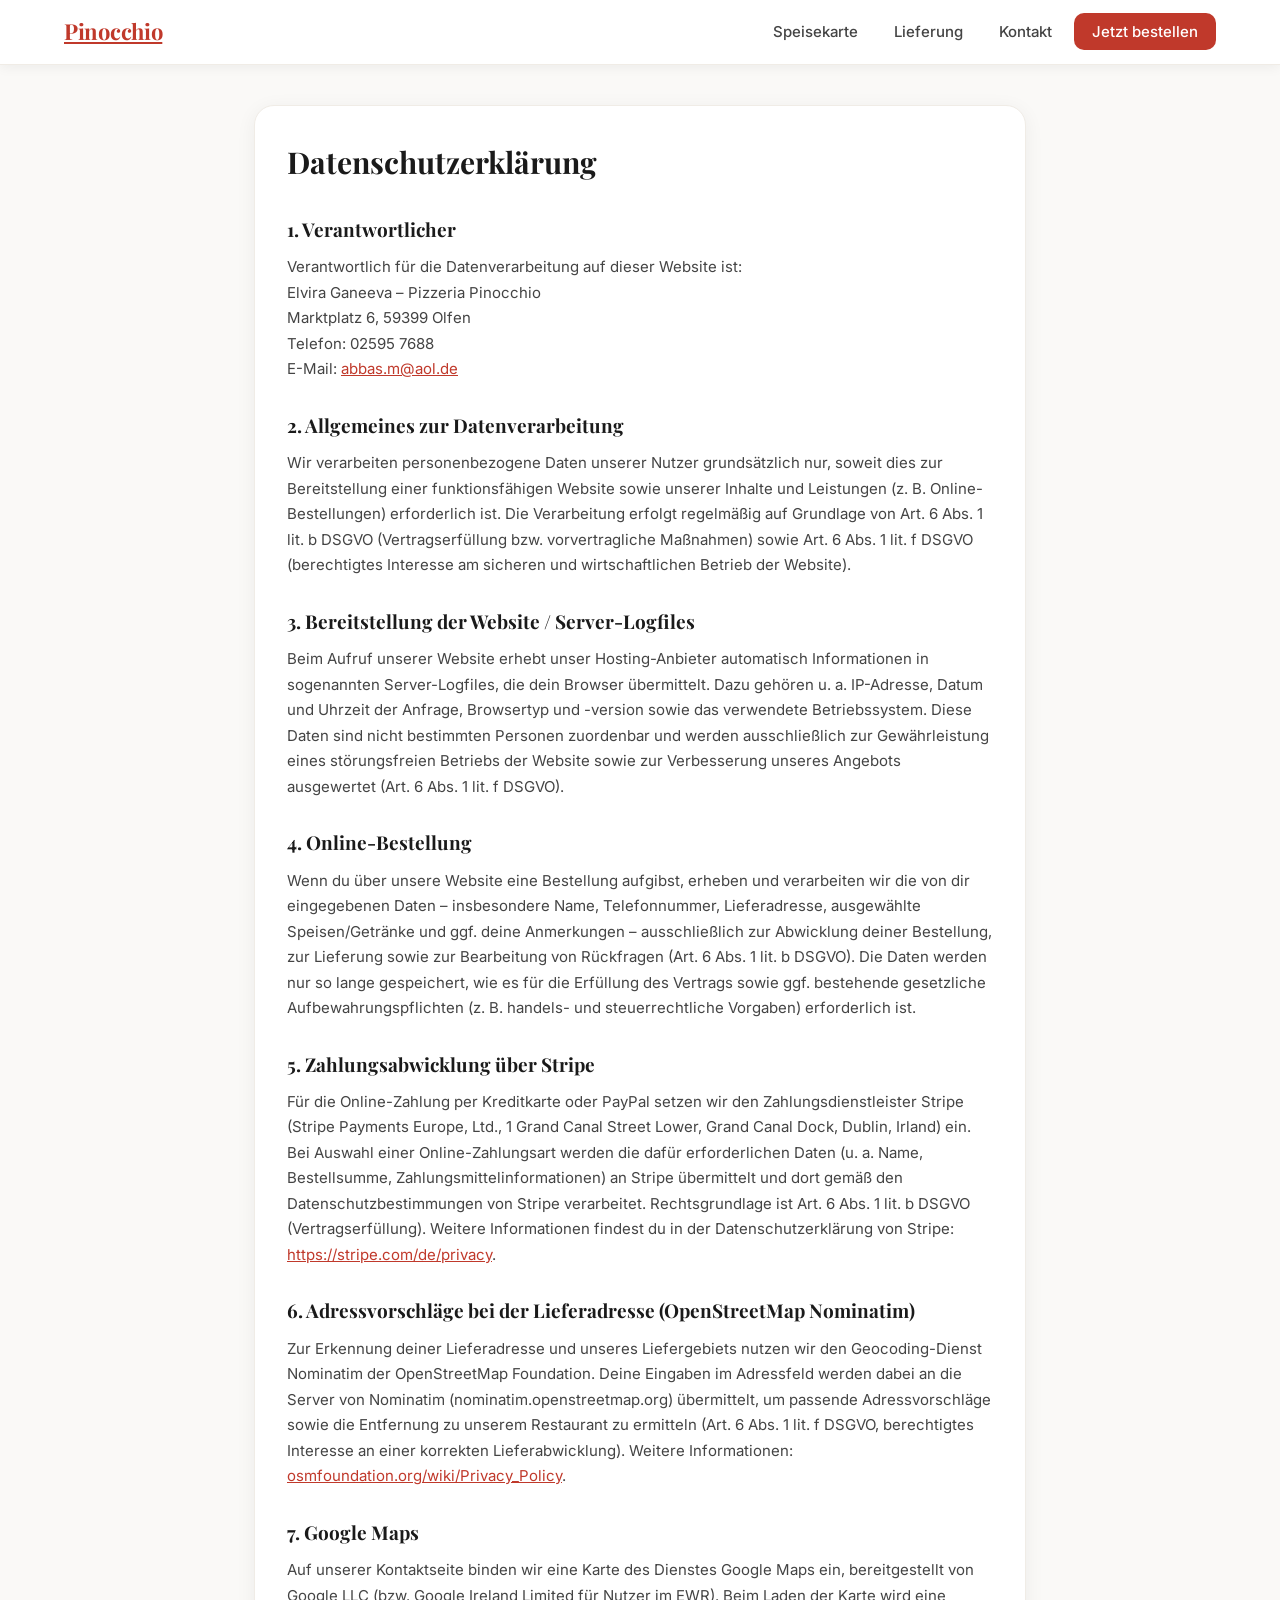
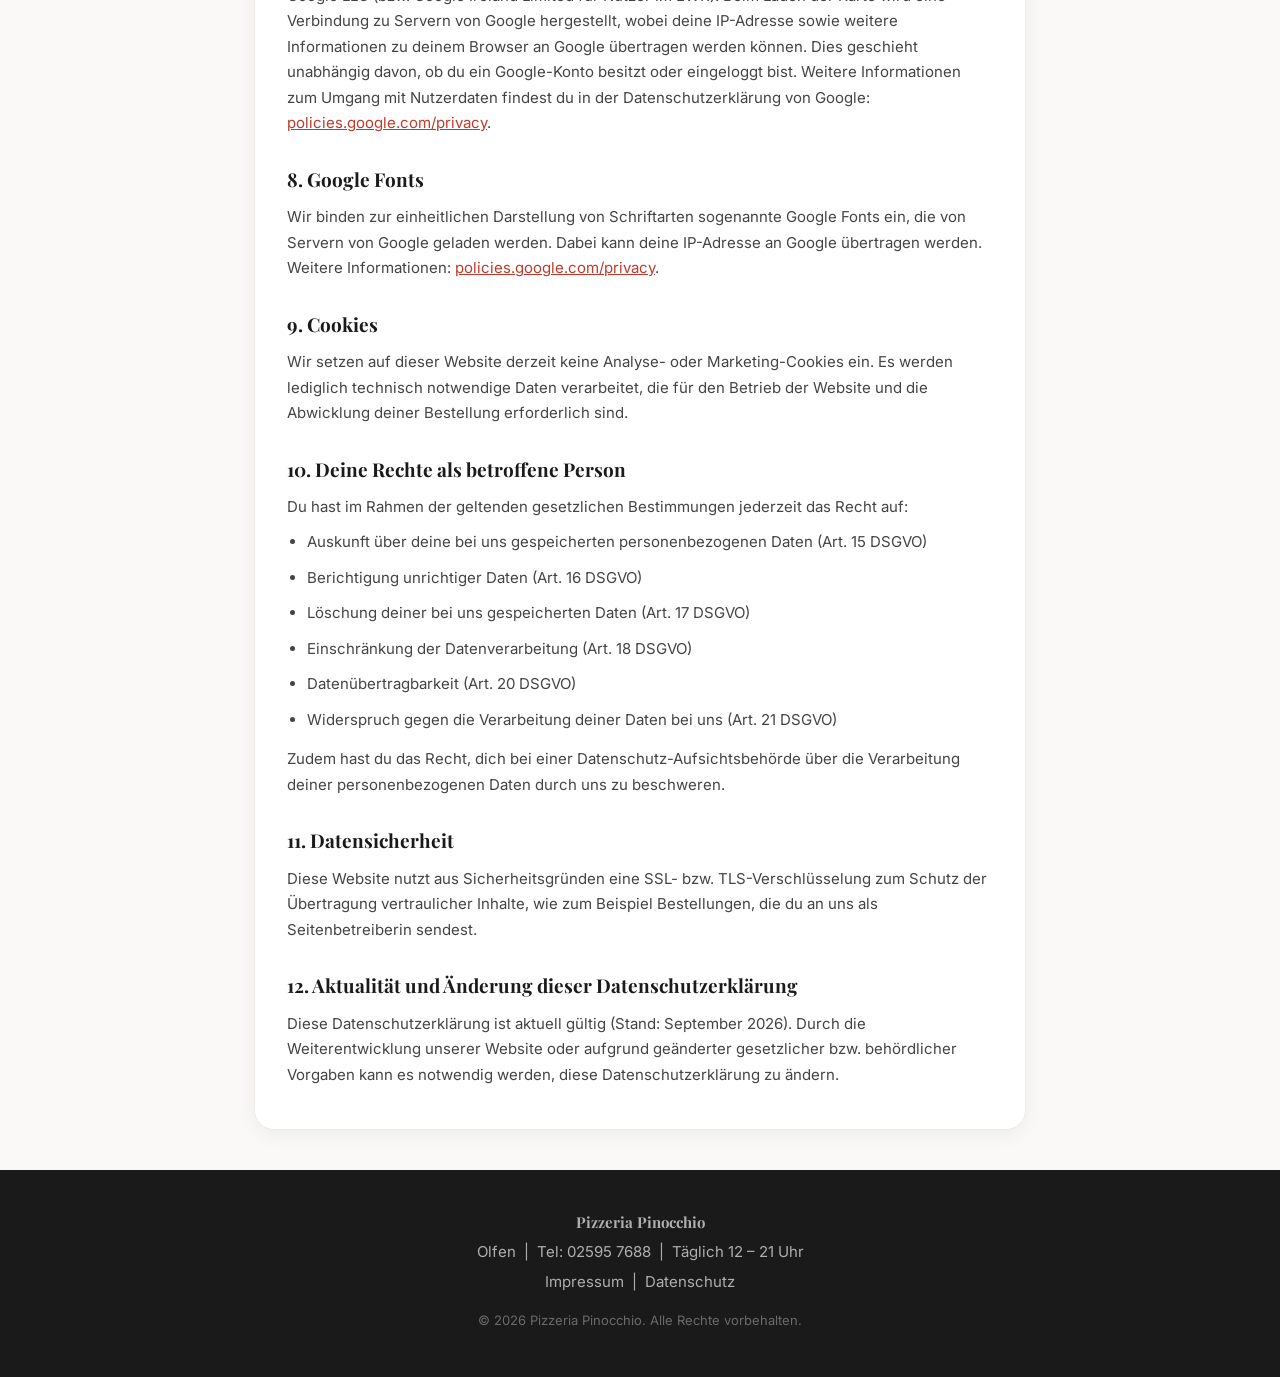
<file: datenschutz.html>
<!DOCTYPE html>
<html lang="de">
<head>
  <meta charset="UTF-8">
  <meta name="viewport" content="width=device-width, initial-scale=1.0">
  <title>Datenschutzerklärung – Pizzeria Pinocchio</title>
  <link rel="stylesheet" href="style.css">
  <link href="https://fonts.googleapis.com/css2?family=Playfair+Display:wght@700;900&family=Inter:wght@400;500;600&display=swap" rel="stylesheet">
</head>
<body>

  <!-- NAVIGATION -->
  <nav class="navbar">
    <div class="nav-inner">
      <a href="index.html" class="nav-logo">Pinocchio</a>
      <ul class="nav-links">
        <li><a href="index.html#speisekarte">Speisekarte</a></li>
        <li><a href="index.html#lieferung">Lieferung</a></li>
        <li><a href="index.html#kontakt">Kontakt</a></li>
        <li><a href="index.html#bestellen-section" class="nav-btn">Jetzt bestellen</a></li>
      </ul>
      <button class="burger" onclick="toggleMenu()">&#9776;</button>
    </div>
    <ul class="nav-mobile" id="navMobile">
      <li><a href="index.html#speisekarte" onclick="toggleMenu()">Speisekarte</a></li>
      <li><a href="index.html#lieferung" onclick="toggleMenu()">Lieferung</a></li>
      <li><a href="index.html#kontakt" onclick="toggleMenu()">Kontakt</a></li>
      <li><a href="index.html#bestellen-section" onclick="toggleMenu()">Jetzt bestellen</a></li>
    </ul>
  </nav>

  <main class="rechtliches-main">
    <div class="box">
      <h1>Datenschutzerklärung</h1>

      <h2>1. Verantwortlicher</h2>
      <p>
        Verantwortlich für die Datenverarbeitung auf dieser Website ist:<br>
        Elvira Ganeeva &ndash; Pizzeria Pinocchio<br>
        Marktplatz 6, 59399 Olfen<br>
        Telefon: 02595 7688<br>
        E-Mail: <a href="mailto:abbas.m@aol.de">abbas.m@aol.de</a>
      </p>

      <h2>2. Allgemeines zur Datenverarbeitung</h2>
      <p>
        Wir verarbeiten personenbezogene Daten unserer Nutzer grundsätzlich nur, soweit dies zur Bereitstellung einer
        funktionsfähigen Website sowie unserer Inhalte und Leistungen (z. B. Online-Bestellungen) erforderlich ist.
        Die Verarbeitung erfolgt regelmäßig auf Grundlage von Art. 6 Abs. 1 lit. b DSGVO (Vertragserfüllung bzw.
        vorvertragliche Maßnahmen) sowie Art. 6 Abs. 1 lit. f DSGVO (berechtigtes Interesse am sicheren und
        wirtschaftlichen Betrieb der Website).
      </p>

      <h2>3. Bereitstellung der Website / Server-Logfiles</h2>
      <p>
        Beim Aufruf unserer Website erhebt unser Hosting-Anbieter automatisch Informationen in sogenannten
        Server-Logfiles, die dein Browser übermittelt. Dazu gehören u. a. IP-Adresse, Datum und Uhrzeit der Anfrage,
        Browsertyp und -version sowie das verwendete Betriebssystem. Diese Daten sind nicht bestimmten Personen
        zuordenbar und werden ausschließlich zur Gewährleistung eines störungsfreien Betriebs der Website sowie zur
        Verbesserung unseres Angebots ausgewertet (Art. 6 Abs. 1 lit. f DSGVO).
      </p>

      <h2>4. Online-Bestellung</h2>
      <p>
        Wenn du über unsere Website eine Bestellung aufgibst, erheben und verarbeiten wir die von dir eingegebenen
        Daten &ndash; insbesondere Name, Telefonnummer, Lieferadresse, ausgewählte Speisen/Getränke und ggf. deine
        Anmerkungen &ndash; ausschließlich zur Abwicklung deiner Bestellung, zur Lieferung sowie zur Bearbeitung von
        Rückfragen (Art. 6 Abs. 1 lit. b DSGVO). Die Daten werden nur so lange gespeichert, wie es für die Erfüllung
        des Vertrags sowie ggf. bestehende gesetzliche Aufbewahrungspflichten (z. B. handels- und steuerrechtliche
        Vorgaben) erforderlich ist.
      </p>

      <h2>5. Zahlungsabwicklung über Stripe</h2>
      <p>
        Für die Online-Zahlung per Kreditkarte oder PayPal setzen wir den Zahlungsdienstleister Stripe (Stripe
        Payments Europe, Ltd., 1 Grand Canal Street Lower, Grand Canal Dock, Dublin, Irland) ein. Bei Auswahl einer
        Online-Zahlungsart werden die dafür erforderlichen Daten (u. a. Name, Bestellsumme, Zahlungsmittelinformationen)
        an Stripe übermittelt und dort gemäß den Datenschutzbestimmungen von Stripe verarbeitet. Rechtsgrundlage ist
        Art. 6 Abs. 1 lit. b DSGVO (Vertragserfüllung). Weitere Informationen findest du in der Datenschutzerklärung
        von Stripe: <a href="https://stripe.com/de/privacy" target="_blank" rel="noopener">https://stripe.com/de/privacy</a>.
      </p>

      <h2>6. Adressvorschläge bei der Lieferadresse (OpenStreetMap Nominatim)</h2>
      <p>
        Zur Erkennung deiner Lieferadresse und unseres Liefergebiets nutzen wir den Geocoding-Dienst Nominatim der
        OpenStreetMap Foundation. Deine Eingaben im Adressfeld werden dabei an die Server von Nominatim
        (nominatim.openstreetmap.org) übermittelt, um passende Adressvorschläge sowie die Entfernung zu unserem
        Restaurant zu ermitteln (Art. 6 Abs. 1 lit. f DSGVO, berechtigtes Interesse an einer korrekten
        Lieferabwicklung). Weitere Informationen: <a href="https://osmfoundation.org/wiki/Privacy_Policy" target="_blank" rel="noopener">osmfoundation.org/wiki/Privacy_Policy</a>.
      </p>

      <h2>7. Google Maps</h2>
      <p>
        Auf unserer Kontaktseite binden wir eine Karte des Dienstes Google Maps ein, bereitgestellt von Google LLC
        (bzw. Google Ireland Limited für Nutzer im EWR). Beim Laden der Karte wird eine Verbindung zu Servern von
        Google hergestellt, wobei deine IP-Adresse sowie weitere Informationen zu deinem Browser an Google übertragen
        werden können. Dies geschieht unabhängig davon, ob du ein Google-Konto besitzt oder eingeloggt bist. Weitere
        Informationen zum Umgang mit Nutzerdaten findest du in der Datenschutzerklärung von Google:
        <a href="https://policies.google.com/privacy" target="_blank" rel="noopener">policies.google.com/privacy</a>.
      </p>

      <h2>8. Google Fonts</h2>
      <p>
        Wir binden zur einheitlichen Darstellung von Schriftarten sogenannte Google Fonts ein, die von Servern von
        Google geladen werden. Dabei kann deine IP-Adresse an Google übertragen werden. Weitere Informationen:
        <a href="https://policies.google.com/privacy" target="_blank" rel="noopener">policies.google.com/privacy</a>.
      </p>

      <h2>9. Cookies</h2>
      <p>
        Wir setzen auf dieser Website derzeit keine Analyse- oder Marketing-Cookies ein. Es werden lediglich
        technisch notwendige Daten verarbeitet, die für den Betrieb der Website und die Abwicklung deiner Bestellung
        erforderlich sind.
      </p>

      <h2>10. Deine Rechte als betroffene Person</h2>
      <p>Du hast im Rahmen der geltenden gesetzlichen Bestimmungen jederzeit das Recht auf:</p>
      <ul>
        <li>Auskunft über deine bei uns gespeicherten personenbezogenen Daten (Art. 15 DSGVO)</li>
        <li>Berichtigung unrichtiger Daten (Art. 16 DSGVO)</li>
        <li>Löschung deiner bei uns gespeicherten Daten (Art. 17 DSGVO)</li>
        <li>Einschränkung der Datenverarbeitung (Art. 18 DSGVO)</li>
        <li>Datenübertragbarkeit (Art. 20 DSGVO)</li>
        <li>Widerspruch gegen die Verarbeitung deiner Daten bei uns (Art. 21 DSGVO)</li>
      </ul>
      <p>
        Zudem hast du das Recht, dich bei einer Datenschutz-Aufsichtsbehörde über die Verarbeitung deiner
        personenbezogenen Daten durch uns zu beschweren.
      </p>

      <h2>11. Datensicherheit</h2>
      <p>
        Diese Website nutzt aus Sicherheitsgründen eine SSL- bzw. TLS-Verschlüsselung zum Schutz der Übertragung
        vertraulicher Inhalte, wie zum Beispiel Bestellungen, die du an uns als Seitenbetreiberin sendest.
      </p>

      <h2>12. Aktualität und Änderung dieser Datenschutzerklärung</h2>
      <p>
        Diese Datenschutzerklärung ist aktuell gültig (Stand: September 2026). Durch die Weiterentwicklung unserer
        Website oder aufgrund geänderter gesetzlicher bzw. behördlicher Vorgaben kann es notwendig werden, diese
        Datenschutzerklärung zu ändern.
      </p>
    </div>
  </main>

  <!-- FOOTER -->
  <footer class="footer">
    <div class="footer-inner">
      <p class="footer-logo">Pizzeria Pinocchio</p>
      <p>Olfen &nbsp;|&nbsp; Tel: 02595 7688 &nbsp;|&nbsp; Täglich 12 – 21 Uhr</p>
      <p class="footer-links"><a href="impressum.html">Impressum</a> &nbsp;|&nbsp; <a href="datenschutz.html">Datenschutz</a></p>
      <p class="footer-copy">© 2026 Pizzeria Pinocchio. Alle Rechte vorbehalten.</p>
    </div>
  </footer>

<script>
function toggleMenu() {
  document.getElementById("navMobile").classList.toggle("open");
}
</script>
</body>
</html>
</file>
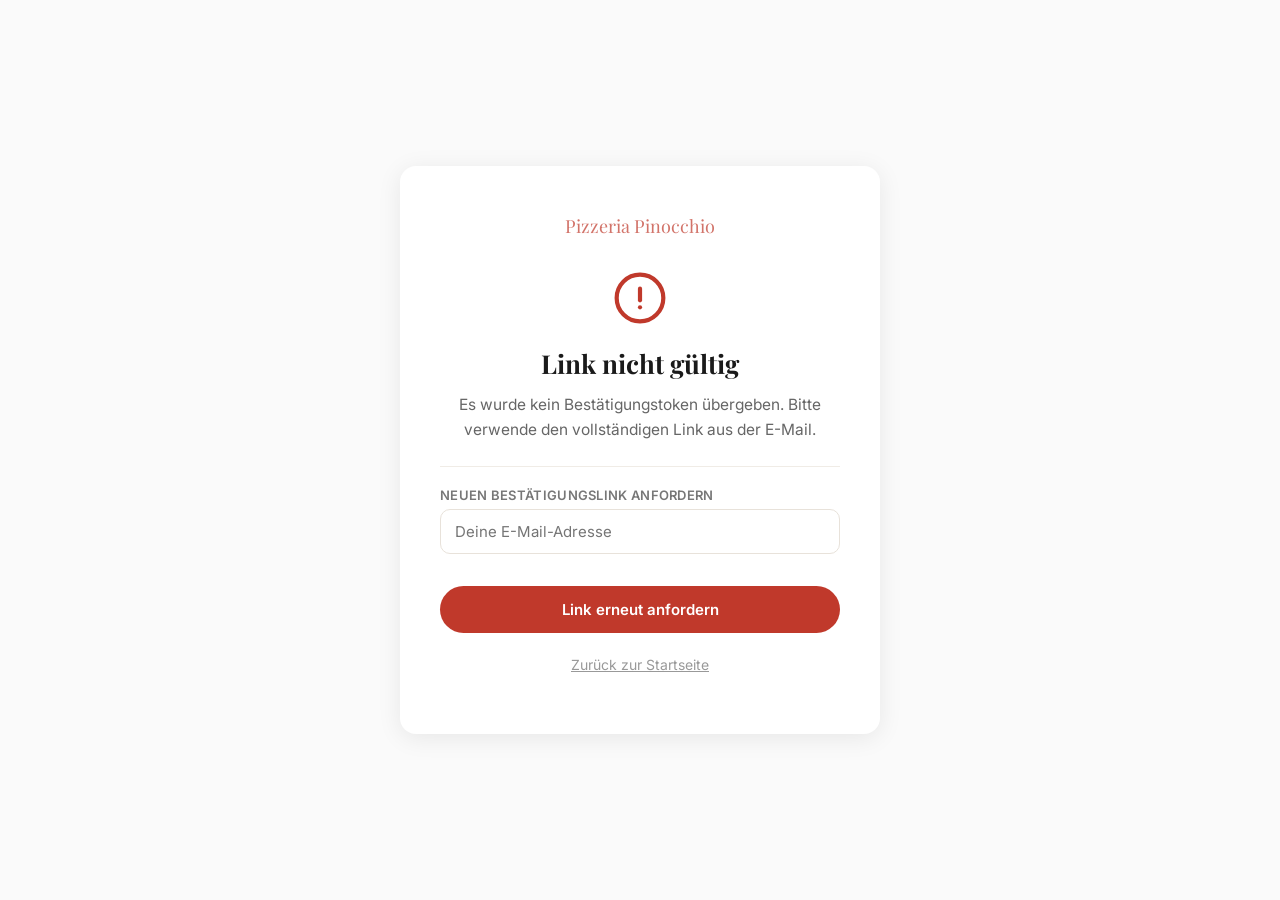
<file: email-bestaetigt.html>
<!DOCTYPE html>
<html lang="de">
<head>
  <meta charset="UTF-8">
  <meta name="viewport" content="width=device-width, initial-scale=1.0">
  <title>E-Mail-Bestätigung – Pizzeria Pinocchio</title>
  <link rel="preconnect" href="https://fonts.googleapis.com">
  <link href="https://fonts.googleapis.com/css2?family=Playfair+Display:wght@700&family=Inter:wght@400;600&display=swap" rel="stylesheet">
  <style>
    * { box-sizing: border-box; margin: 0; padding: 0; }
    body {
      font-family: 'Inter', sans-serif;
      background: #fafafa;
      min-height: 100vh;
      display: flex;
      align-items: center;
      justify-content: center;
      padding: 24px;
    }
    .card {
      background: #fff;
      border-radius: 16px;
      box-shadow: 0 4px 24px rgba(0,0,0,0.08);
      padding: 48px 40px;
      max-width: 480px;
      width: 100%;
      text-align: center;
    }
    .logo {
      font-family: 'Playfair Display', serif;
      color: #c0392b;
      font-size: 18px;
      margin-bottom: 32px;
      opacity: 0.7;
    }
    .icon {
      width: 56px;
      height: 56px;
      margin: 0 auto 20px;
      animation: pop 0.4s ease;
    }
    .icon svg { width: 100%; height: 100%; }
    .icon.erfolg svg { color: #27ae60; }
    .icon.fehler svg { color: #c0392b; }
    @keyframes pop {
      0% { transform: scale(0.5); opacity: 0; }
      100% { transform: scale(1); opacity: 1; }
    }
    h1 {
      font-family: 'Playfair Display', serif;
      font-size: 26px;
      color: #1a1a1a;
      margin-bottom: 12px;
    }
    p {
      color: #666;
      font-size: 15.5px;
      line-height: 1.6;
      margin-bottom: 8px;
    }
    .back-btn {
      display: inline-block;
      margin-top: 20px;
      background: #c0392b;
      color: #fff;
      text-decoration: none;
      padding: 14px 32px;
      border-radius: 50px;
      font-size: 15px;
      font-weight: 600;
      transition: background 0.2s;
      border: none;
      cursor: pointer;
      font-family: 'Inter', sans-serif;
    }
    .back-btn:hover { background: #a93226; }
    .lade-spinner {
      width: 34px;
      height: 34px;
      border: 3px solid #eee;
      border-top: 3px solid #c0392b;
      border-radius: 50%;
      margin: 0 auto 20px;
      animation: dreh 0.8s linear infinite;
    }
    @keyframes dreh { to { transform: rotate(360deg); } }
    .erneut-box {
      margin-top: 24px;
      padding-top: 20px;
      border-top: 1px solid #f0ece6;
      text-align: left;
    }
    .erneut-box label {
      display: block;
      font-size: 13px;
      font-weight: 600;
      color: #777;
      margin-bottom: 6px;
      text-transform: uppercase;
      letter-spacing: 0.3px;
    }
    .erneut-box input {
      width: 100%;
      padding: 12px 14px;
      border: 1.5px solid #e8e2da;
      border-radius: 10px;
      font-size: 15px;
      font-family: 'Inter', sans-serif;
      margin-bottom: 12px;
    }
    .erneut-box input:focus { outline: none; border-color: #c0392b; }
    .erneut-status {
      font-size: 13.5px;
      color: #27ae60;
      margin-top: 10px;
      display: none;
    }
  </style>
</head>
<body>
  <div class="card">
    <div class="logo">Pizzeria Pinocchio</div>

    <!-- LADEZUSTAND -->
    <div id="zustand-laden">
      <div class="lade-spinner"></div>
      <p>Dein Bestätigungslink wird geprüft...</p>
    </div>

    <!-- ERFOLG -->
    <div id="zustand-erfolg" style="display:none">
      <div class="icon erfolg">
        <svg viewBox="0 0 24 24" fill="none" stroke="currentColor" stroke-width="1.8" stroke-linecap="round" stroke-linejoin="round"><circle cx="12" cy="12" r="10"></circle><path d="M8 12.5l2.5 2.5L16 9"></path></svg>
      </div>
      <h1>E-Mail bestätigt!</h1>
      <p>Dein Konto ist jetzt aktiv. Du kannst dich ab sofort anmelden.</p>
      <a href="index.html?login=1" class="back-btn">Jetzt anmelden</a>
    </div>

    <!-- FEHLER -->
    <div id="zustand-fehler" style="display:none">
      <div class="icon fehler">
        <svg viewBox="0 0 24 24" fill="none" stroke="currentColor" stroke-width="1.8" stroke-linecap="round" stroke-linejoin="round"><circle cx="12" cy="12" r="10"></circle><line x1="12" y1="8" x2="12" y2="13"></line><line x1="12" y1="16" x2="12.01" y2="16"></line></svg>
      </div>
      <h1>Link nicht gültig</h1>
      <p id="fehler-text">Dieser Bestätigungslink ist ungültig oder abgelaufen.</p>

      <div class="erneut-box">
        <label for="erneut-email">Neuen Bestätigungslink anfordern</label>
        <input type="email" id="erneut-email" placeholder="Deine E-Mail-Adresse" autocomplete="email">
        <button type="button" class="back-btn" style="width:100%" id="erneut-button" onclick="erneutSenden()">Link erneut anfordern</button>
        <p class="erneut-status" id="erneut-status"></p>
      </div>

      <p style="margin-top:20px"><a href="index.html" style="font-size:14px; color:#999;">Zurück zur Startseite</a></p>
    </div>
  </div>

<script src="config.js"></script>
<script>
  const params = new URLSearchParams(window.location.search);
  const token = params.get("token");

  function zeigeZustand(name) {
    document.getElementById("zustand-laden").style.display = name === "laden" ? "block" : "none";
    document.getElementById("zustand-erfolg").style.display = name === "erfolg" ? "block" : "none";
    document.getElementById("zustand-fehler").style.display = name === "fehler" ? "block" : "none";
  }

  async function pruefeToken() {
    if (!token) {
      document.getElementById("fehler-text").textContent = "Es wurde kein Bestätigungstoken übergeben. Bitte verwende den vollständigen Link aus der E-Mail.";
      zeigeZustand("fehler");
      return;
    }
    try {
      // Ruft ausschließlich den unveränderten, bestehenden Backend-Endpunkt auf -
      // die eigentliche Prüf-/Verifikationslogik (Hash-Abgleich, Ablauf,
      // Einmalverwendung) bleibt vollständig im Backend, siehe main.py /auth/verify.
      const res = await fetch(`${BACKEND_URL}/auth/verify?token=${encodeURIComponent(token)}`);
      const daten = await res.json();
      if (res.ok) {
        zeigeZustand("erfolg");
      } else {
        document.getElementById("fehler-text").textContent = daten.detail || "Dieser Bestätigungslink ist ungültig oder abgelaufen.";
        zeigeZustand("fehler");
      }
    } catch (e) {
      document.getElementById("fehler-text").textContent = "Backend nicht erreichbar. Bitte versuche es später erneut.";
      zeigeZustand("fehler");
      console.error(e);
    }
  }

  async function erneutSenden() {
    const email = document.getElementById("erneut-email").value.trim();
    const button = document.getElementById("erneut-button");
    const status = document.getElementById("erneut-status");
    if (!email) return;

    button.disabled = true;
    try {
      await fetch(`${BACKEND_URL}/auth/resend-verification`, {
        method: "POST",
        headers: { "Content-Type": "application/json" },
        body: JSON.stringify({ email }),
      });
    } catch (e) {
      console.error(e);
    }
    // Bewusst immer dieselbe neutrale Meldung (siehe main.py) - unabhängig davon,
    // ob wirklich eine neue Mail verschickt wurde.
    status.textContent = "Falls ein noch nicht bestätigtes Konto mit dieser E-Mail-Adresse existiert, wurde soeben eine neue Bestätigungs-E-Mail verschickt.";
    status.style.display = "block";
    setTimeout(() => { button.disabled = false; }, 60000);
  }

  pruefeToken();
</script>
</body>
</html>
</file>
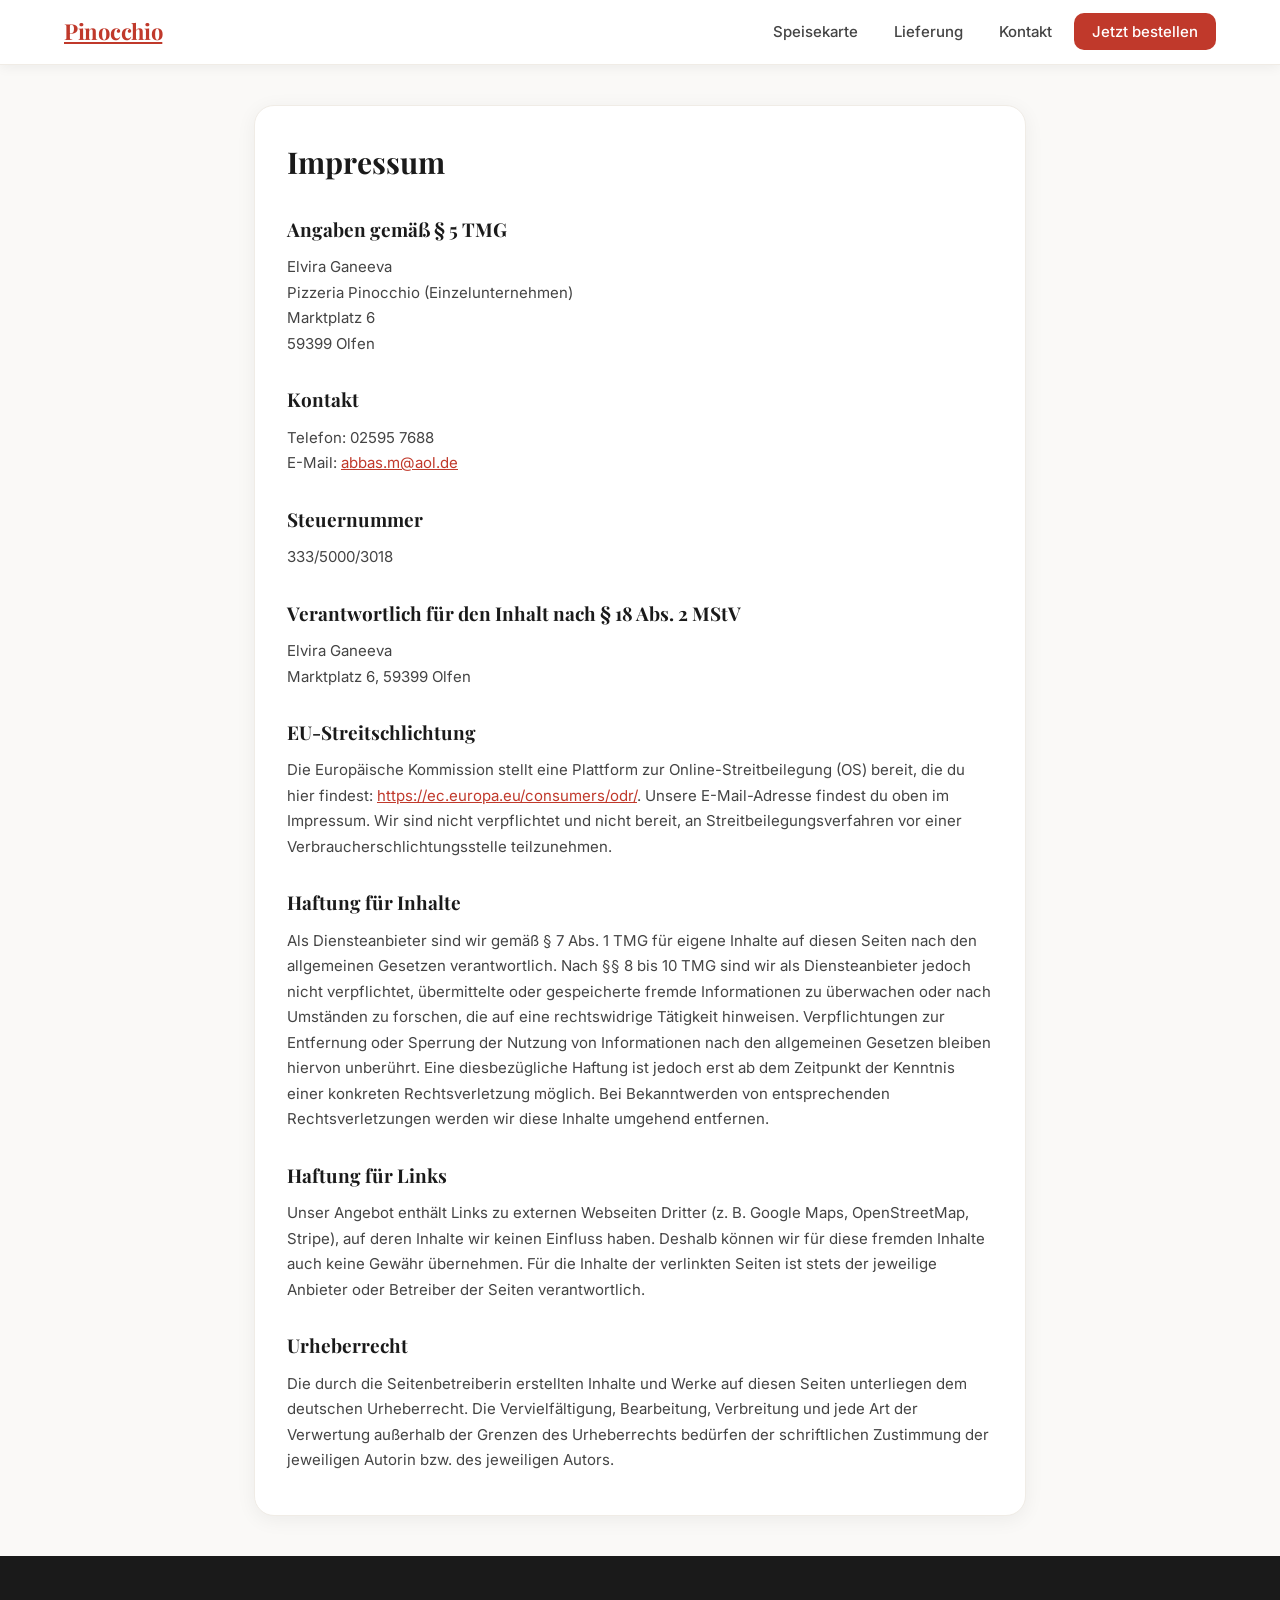
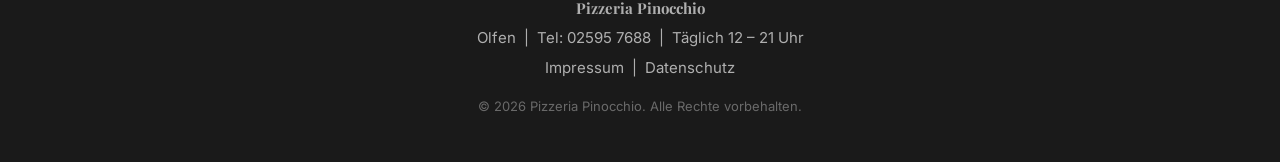
<file: impressum.html>
<!DOCTYPE html>
<html lang="de">
<head>
  <meta charset="UTF-8">
  <meta name="viewport" content="width=device-width, initial-scale=1.0">
  <title>Impressum – Pizzeria Pinocchio</title>
  <link rel="stylesheet" href="style.css">
  <link href="https://fonts.googleapis.com/css2?family=Playfair+Display:wght@700;900&family=Inter:wght@400;500;600&display=swap" rel="stylesheet">
</head>
<body>

  <!-- NAVIGATION -->
  <nav class="navbar">
    <div class="nav-inner">
      <a href="index.html" class="nav-logo">Pinocchio</a>
      <ul class="nav-links">
        <li><a href="index.html#speisekarte">Speisekarte</a></li>
        <li><a href="index.html#lieferung">Lieferung</a></li>
        <li><a href="index.html#kontakt">Kontakt</a></li>
        <li><a href="index.html#bestellen-section" class="nav-btn">Jetzt bestellen</a></li>
      </ul>
      <button class="burger" onclick="toggleMenu()">&#9776;</button>
    </div>
    <ul class="nav-mobile" id="navMobile">
      <li><a href="index.html#speisekarte" onclick="toggleMenu()">Speisekarte</a></li>
      <li><a href="index.html#lieferung" onclick="toggleMenu()">Lieferung</a></li>
      <li><a href="index.html#kontakt" onclick="toggleMenu()">Kontakt</a></li>
      <li><a href="index.html#bestellen-section" onclick="toggleMenu()">Jetzt bestellen</a></li>
    </ul>
  </nav>

  <main class="rechtliches-main">
    <div class="box">
      <h1>Impressum</h1>

      <h2>Angaben gemäß § 5 TMG</h2>
      <p>
        Elvira Ganeeva<br>
        Pizzeria Pinocchio (Einzelunternehmen)<br>
        Marktplatz 6<br>
        59399 Olfen
      </p>

      <h2>Kontakt</h2>
      <p>
        Telefon: 02595 7688<br>
        E-Mail: <a href="mailto:abbas.m@aol.de">abbas.m@aol.de</a>
      </p>

      <h2>Steuernummer</h2>
      <p>333/5000/3018</p>

      <h2>Verantwortlich für den Inhalt nach § 18 Abs. 2 MStV</h2>
      <p>
        Elvira Ganeeva<br>
        Marktplatz 6, 59399 Olfen
      </p>

      <h2>EU-Streitschlichtung</h2>
      <p>
        Die Europäische Kommission stellt eine Plattform zur Online-Streitbeilegung (OS) bereit, die du hier findest:
        <a href="https://ec.europa.eu/consumers/odr/" target="_blank" rel="noopener">https://ec.europa.eu/consumers/odr/</a>.
        Unsere E-Mail-Adresse findest du oben im Impressum. Wir sind nicht verpflichtet und nicht bereit, an
        Streitbeilegungsverfahren vor einer Verbraucherschlichtungsstelle teilzunehmen.
      </p>

      <h2>Haftung für Inhalte</h2>
      <p>
        Als Diensteanbieter sind wir gemäß § 7 Abs. 1 TMG für eigene Inhalte auf diesen Seiten nach den allgemeinen
        Gesetzen verantwortlich. Nach §§ 8 bis 10 TMG sind wir als Diensteanbieter jedoch nicht verpflichtet,
        übermittelte oder gespeicherte fremde Informationen zu überwachen oder nach Umständen zu forschen, die auf
        eine rechtswidrige Tätigkeit hinweisen. Verpflichtungen zur Entfernung oder Sperrung der Nutzung von
        Informationen nach den allgemeinen Gesetzen bleiben hiervon unberührt. Eine diesbezügliche Haftung ist jedoch
        erst ab dem Zeitpunkt der Kenntnis einer konkreten Rechtsverletzung möglich. Bei Bekanntwerden von
        entsprechenden Rechtsverletzungen werden wir diese Inhalte umgehend entfernen.
      </p>

      <h2>Haftung für Links</h2>
      <p>
        Unser Angebot enthält Links zu externen Webseiten Dritter (z. B. Google Maps, OpenStreetMap, Stripe), auf
        deren Inhalte wir keinen Einfluss haben. Deshalb können wir für diese fremden Inhalte auch keine Gewähr
        übernehmen. Für die Inhalte der verlinkten Seiten ist stets der jeweilige Anbieter oder Betreiber der Seiten
        verantwortlich.
      </p>

      <h2>Urheberrecht</h2>
      <p>
        Die durch die Seitenbetreiberin erstellten Inhalte und Werke auf diesen Seiten unterliegen dem deutschen
        Urheberrecht. Die Vervielfältigung, Bearbeitung, Verbreitung und jede Art der Verwertung außerhalb der
        Grenzen des Urheberrechts bedürfen der schriftlichen Zustimmung der jeweiligen Autorin bzw. des jeweiligen
        Autors.
      </p>
    </div>
  </main>

  <!-- FOOTER -->
  <footer class="footer">
    <div class="footer-inner">
      <p class="footer-logo">Pizzeria Pinocchio</p>
      <p>Olfen &nbsp;|&nbsp; Tel: 02595 7688 &nbsp;|&nbsp; Täglich 12 – 21 Uhr</p>
      <p class="footer-links"><a href="impressum.html">Impressum</a> &nbsp;|&nbsp; <a href="datenschutz.html">Datenschutz</a></p>
      <p class="footer-copy">© 2026 Pizzeria Pinocchio. Alle Rechte vorbehalten.</p>
    </div>
  </footer>

<script>
function toggleMenu() {
  document.getElementById("navMobile").classList.toggle("open");
}
</script>
</body>
</html>
</file>
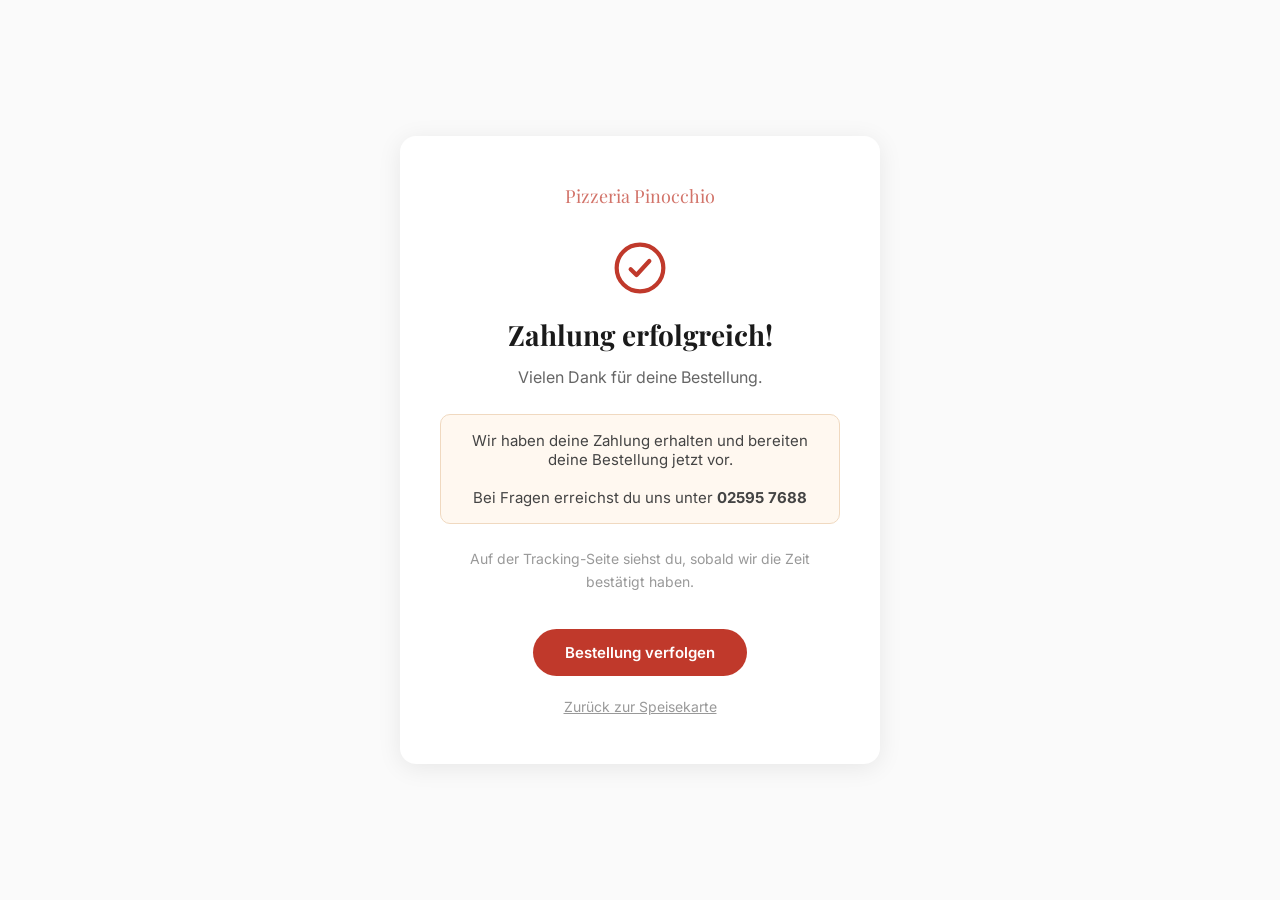
<file: success.html>
<!DOCTYPE html>
<html lang="de">
<head>
  <meta charset="UTF-8">
  <meta name="viewport" content="width=device-width, initial-scale=1.0">
  <title>Zahlung erfolgreich – Pizzeria Pinocchio</title>
  <link rel="preconnect" href="https://fonts.googleapis.com">
  <link href="https://fonts.googleapis.com/css2?family=Playfair+Display:wght@700&family=Inter:wght@400;600&display=swap" rel="stylesheet">
  <style>
    * { box-sizing: border-box; margin: 0; padding: 0; }
    body {
      font-family: 'Inter', sans-serif;
      background: #fafafa;
      min-height: 100vh;
      display: flex;
      align-items: center;
      justify-content: center;
      padding: 24px;
    }
    .card {
      background: #fff;
      border-radius: 16px;
      box-shadow: 0 4px 24px rgba(0,0,0,0.08);
      padding: 48px 40px;
      max-width: 480px;
      width: 100%;
      text-align: center;
    }
    .check {
      width: 56px;
      height: 56px;
      margin: 0 auto 20px;
      animation: pop 0.4s ease;
    }
    .check svg { width: 100%; height: 100%; color: #c0392b; }
    @keyframes pop {
      0% { transform: scale(0.5); opacity: 0; }
      100% { transform: scale(1); opacity: 1; }
    }
    h1 {
      font-family: 'Playfair Display', serif;
      font-size: 28px;
      color: #1a1a1a;
      margin-bottom: 12px;
    }
    p {
      color: #666;
      font-size: 16px;
      line-height: 1.6;
      margin-bottom: 8px;
    }
    .highlight {
      background: #fff8f0;
      border: 1px solid #f0d9c0;
      border-radius: 10px;
      padding: 16px 20px;
      margin: 24px 0;
      color: #444;
      font-size: 15px;
    }
    .back-btn {
      display: inline-block;
      margin-top: 8px;
      background: #c0392b;
      color: #fff;
      text-decoration: none;
      padding: 14px 32px;
      border-radius: 50px;
      font-size: 15px;
      font-weight: 600;
      transition: background 0.2s;
    }
    .back-btn:hover { background: #a93226; }
    .logo {
      font-family: 'Playfair Display', serif;
      color: #c0392b;
      font-size: 18px;
      margin-bottom: 32px;
      opacity: 0.7;
    }
  </style>
</head>
<body>
  <div class="card">
    <div class="logo">Pizzeria Pinocchio</div>
    <div class="check">
      <svg viewBox="0 0 24 24" fill="none" stroke="currentColor" stroke-width="1.8" stroke-linecap="round" stroke-linejoin="round"><circle cx="12" cy="12" r="10"></circle><path d="M8 12.5l2.5 2.5L16 9"></path></svg>
    </div>
    <h1>Zahlung erfolgreich!</h1>
    <p>Vielen Dank für deine Bestellung.</p>
    <div class="highlight">
      Wir haben deine Zahlung erhalten und bereiten deine Bestellung jetzt vor.<br><br>
      Bei Fragen erreichst du uns unter <strong>02595 7688</strong>
    </div>
    <p id="email-hinweis" style="font-size:14px; color:#999; display:none;"></p>
    <p style="font-size:14px; color:#999;">Auf der Tracking-Seite siehst du, sobald wir die Zeit bestätigt haben.</p>
    <br>
    <a id="tracking-link" href="verfolgen.html" class="back-btn">Bestellung verfolgen</a>
    <br><br>
    <a href="/" style="font-size:14px; color:#999;">Zurück zur Speisekarte</a>
  </div>

<script src="config.js"></script>
<script>
  const params = new URLSearchParams(window.location.search);
  const orderId = params.get("order_id");
  if (orderId) {
    document.getElementById("tracking-link").href = `verfolgen.html?id=${orderId}`;
  }

  // Zeigt den Hinweis auf die versendete Bestätigungs-E-Mail, sobald die
  // Bestellung serverseitig abrufbar ist. /status/{order_id} liefert 404,
  // solange die Bestellung noch "warte_auf_zahlung" ist - das ist erst dann
  // vorbei, wenn der Stripe-Webhook sie auf "eingegangen" setzt, und das kann
  // spürbar verzögert eintreffen (Netzwerk, Warteschlange bei Stripe usw.).
  // Deshalb hier NICHT nach ein paar Sekunden endgültig aufgeben, sondern mit
  // wachsendem, nach oben auf 10s begrenztem Abstand immer weiter versuchen,
  // solange die Seite offen ist - der Hinweis erscheint dann automatisch,
  // sobald der Webhook durchgelaufen ist. Bleibt der Fetch selbst dauerhaft
  // aus (kein Netzwerk), bleibt die Zeile einfach ausgeblendet; der Rest der
  // Seite funktioniert unverändert.
  async function zeigeEmailHinweis(versuch) {
    if (!orderId) return;
    try {
      const res = await fetch(`${BACKEND_URL}/status/${orderId}`);
      if (!res.ok) throw new Error("Bestellung noch nicht abrufbar");
      const daten = await res.json();
      if (!daten.email_maskiert) return;
      const istAbholung = daten.bestellart === "abholung";
      const hinweis = document.getElementById("email-hinweis");
      hinweis.textContent = `Wir haben deine Bestellung erhalten. Eine Bestätigung wurde an ${daten.email_maskiert} gesendet. Sobald wir deine Bestellung bestätigen, erhältst du per E-Mail auch die voraussichtliche ${istAbholung ? 'Abholzeit' : 'Lieferzeit'}.`;
      hinweis.style.display = "block";
    } catch (e) {
      const naechsteVerzoegerung = Math.min(1000 * Math.pow(1.5, versuch), 10000);
      setTimeout(() => zeigeEmailHinweis(versuch + 1), naechsteVerzoegerung);
    }
  }
  zeigeEmailHinweis(0);
</script>
</body>
</html>
</file>
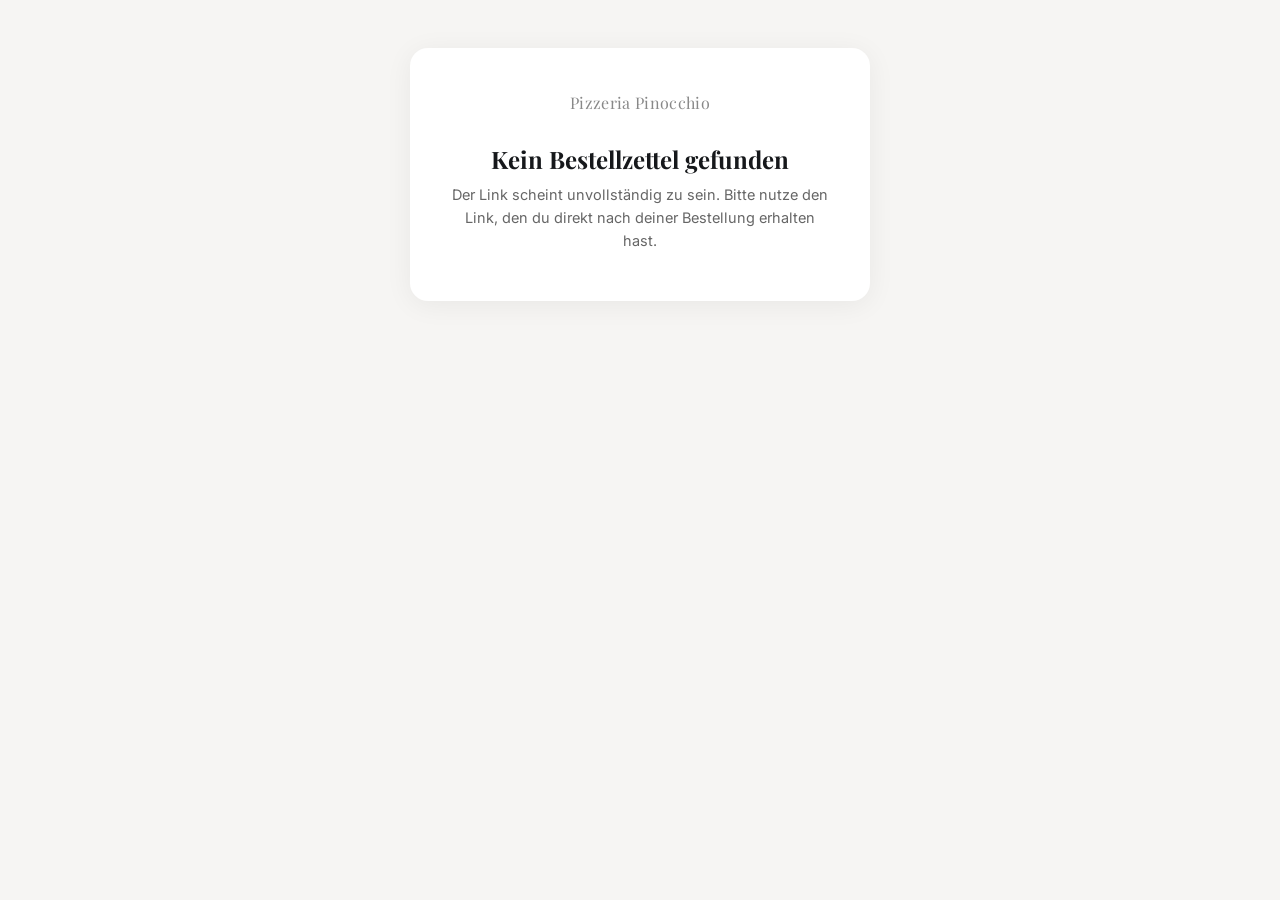
<file: verfolgen.html>
<!DOCTYPE html>
<html lang="de">
<head>
  <meta charset="UTF-8">
  <meta name="viewport" content="width=device-width, initial-scale=1.0">
  <title>Bestellung verfolgen – Pizzeria Pinocchio</title>
  <link href="https://fonts.googleapis.com/css2?family=Playfair+Display:wght@700&family=Inter:wght@400;500;600;700&display=swap" rel="stylesheet">
  <style>
    * { box-sizing: border-box; margin: 0; padding: 0; }
    body {
      font-family: 'Inter', sans-serif;
      background: #f6f5f3;
      min-height: 100vh;
      display: flex;
      align-items: flex-start;
      justify-content: center;
      padding: 48px 20px;
      color: #16181b;
    }
    .karte {
      background: #fff;
      border-radius: 18px;
      box-shadow: 0 4px 28px rgba(0,0,0,0.06);
      padding: 44px 40px;
      max-width: 460px;
      width: 100%;
    }
    .marke {
      font-family: 'Playfair Display', serif;
      font-size: 16px;
      color: #888;
      text-align: center;
      margin-bottom: 30px;
      letter-spacing: 0.02em;
    }

    /* ===== Fortschritt ===== */
    .fortschritt {
      display: flex;
      align-items: center;
      justify-content: center;
      margin-bottom: 34px;
    }
    .schritt { display: flex; flex-direction: column; align-items: center; width: 84px; }
    .schritt .punkt {
      width: 13px; height: 13px;
      border-radius: 50%;
      background: #e2e2e2;
      margin-bottom: 8px;
    }
    .schritt.erreicht .punkt { background: #b3261e; }
    .schritt .label { font-size: 11px; color: #999; text-transform: uppercase; letter-spacing: 0.03em; text-align: center; }
    .schritt.erreicht .label { color: #16181b; font-weight: 600; }
    .linie { flex: 1; height: 2px; background: #e2e2e2; margin: 0 -2px 22px; max-width: 60px; }
    .linie.erreicht { background: #b3261e; }

    h1 {
      font-family: 'Playfair Display', serif;
      font-size: 24px;
      text-align: center;
      margin-bottom: 8px;
    }
    .unterzeile {
      text-align: center;
      color: #666;
      font-size: 14.5px;
      line-height: 1.6;
      margin-bottom: 4px;
    }

    .eta-box {
      background: #faf5f0;
      border: 1px solid #ecdfd0;
      border-radius: 12px;
      padding: 22px;
      margin: 26px 0;
      text-align: center;
    }
    .eta-box .zeile-1 { font-size: 15px; color: #444; margin-bottom: 4px; }
    .eta-box .zeile-2 { font-size: 13.5px; color: #999; }

    .bestellart-zeile {
      text-align: center;
      font-size: 12.5px;
      font-weight: 700;
      text-transform: uppercase;
      letter-spacing: 0.05em;
      color: #b3261e;
      margin-bottom: 6px;
    }

    .artikel-liste {
      margin-top: 30px;
      border-top: 1px solid #eee;
      padding-top: 18px;
    }
    .artikel-liste .zeile {
      display: flex;
      justify-content: space-between;
      font-size: 14px;
      color: #444;
      margin-bottom: 7px;
    }
    .artikel-liste .gesamt-zeile {
      display: flex;
      justify-content: space-between;
      font-weight: 700;
      font-size: 15px;
      margin-top: 10px;
      padding-top: 10px;
      border-top: 1px solid #eee;
      color: #16181b;
    }

    .fuss-zeile { text-align: center; margin-top: 30px; }
    .back-btn {
      display: inline-block;
      color: #16181b;
      text-decoration: none;
      padding: 12px 26px;
      border: 1.5px solid #16181b;
      border-radius: 40px;
      font-size: 13.5px;
      font-weight: 600;
    }
    .back-btn:hover { background: #16181b; color: #fff; }
    .telefon-hinweis {
      margin-top: 16px;
      font-size: 12.5px;
      color: #999;
    }
  </style>
</head>
<body>
  <div class="karte" id="karte">
    <div class="marke">Pizzeria Pinocchio</div>
    <div id="inhalt">
      <h1>Bestellung wird geladen</h1>
      <p class="unterzeile">Einen Moment bitte …</p>
    </div>
  </div>

<script src="config.js"></script>
<script>
function holeOrderId() {
  const params = new URLSearchParams(window.location.search);
  return params.get("id") || params.get("order_id");
}

function formatiereUhrzeit(datum) {
  return datum.toLocaleTimeString('de-DE', { hour: '2-digit', minute: '2-digit' });
}

function formatiereEuro(zahl) {
  return zahl.toFixed(2).replace('.', ',') + ' €';
}

async function ladeStatus() {
  const orderId = holeOrderId();
  const inhalt = document.getElementById("inhalt");

  if (!orderId) {
    inhalt.innerHTML = `
      <h1>Kein Bestellzettel gefunden</h1>
      <p class="unterzeile">Der Link scheint unvollständig zu sein. Bitte nutze den Link, den du direkt nach deiner Bestellung erhalten hast.</p>
    `;
    return;
  }

  try {
    const res = await fetch(`${BACKEND_URL}/status/${orderId}`);
    if (!res.ok) {
      inhalt.innerHTML = `
        <h1>Bestellung nicht gefunden</h1>
        <p class="unterzeile">Wir konnten diese Bestellung nicht finden. Bitte prüfe den Link oder ruf uns kurz an.</p>
        <p class="telefon-hinweis">Telefon: 02595 7688</p>
      `;
      return;
    }
    const daten = await res.json();
    zeigeStatus(daten);
  } catch (e) {
    inhalt.innerHTML = `
      <h1>Verbindung nicht möglich</h1>
      <p class="unterzeile">Wir konnten den Status gerade nicht laden. Diese Seite versucht es automatisch weiter.</p>
    `;
  }
}

function fortschrittHtml(status) {
  const schritte = [
    { key: "eingegangen", label: "Eingegangen" },
    { key: "bestaetigt", label: "Bestätigt" },
    { key: "fertig", label: "Fertig" },
  ];
  const reihenfolge = ["eingegangen", "bestaetigt", "fertig"];
  const aktuellerIndex = reihenfolge.indexOf(status);

  return `
    <div class="fortschritt">
      ${schritte.map((s, i) => `
        ${i > 0 ? `<div class="linie ${i <= aktuellerIndex ? 'erreicht' : ''}"></div>` : ''}
        <div class="schritt ${i <= aktuellerIndex ? 'erreicht' : ''}">
          <div class="punkt"></div>
          <div class="label">${s.label}</div>
        </div>
      `).join('')}
    </div>
  `;
}

function zeigeStatus(daten) {
  const inhalt = document.getElementById("inhalt");
  const istAbholung = daten.bestellart === "abholung";
  const bestellartText = istAbholung ? "Abholung" : "Lieferung";

  const emailZeile = daten.email_maskiert
    ? `<p class="unterzeile">Wir haben deine Bestellung erhalten. Eine Bestätigung wurde an ${daten.email_maskiert} gesendet. Sobald wir deine Bestellung bestätigen, erhältst du per E-Mail auch die voraussichtliche ${istAbholung ? 'Abholzeit' : 'Lieferzeit'}.</p>`
    : `<p class="unterzeile">Wir bestätigen in Kürze die voraussichtliche ${istAbholung ? 'Abholzeit' : 'Lieferzeit'}.</p>`;

  let kopf = "";
  if (daten.status === "eingegangen") {
    kopf = `
      <h1>Bestellung eingegangen</h1>
      ${emailZeile}
      <p class="unterzeile">Diese Seite aktualisiert sich automatisch.</p>
    `;
  } else if (daten.status === "bestaetigt") {
    const gesetztUm = new Date(daten.eta_gesetzt_um);
    const fertigUm = new Date(gesetztUm.getTime() + daten.eta_minuten * 60000);
    const restMinuten = Math.max(0, Math.round((fertigUm - new Date()) / 60000));

    kopf = `
      <h1>Bestellung bestätigt</h1>
      <div class="eta-box">
        <div class="zeile-1">${istAbholung ? 'Voraussichtliche Abholzeit' : 'Voraussichtliche Lieferzeit'}: ca. ${restMinuten > 0 ? restMinuten : 0} Minuten</div>
        <div class="zeile-2">${istAbholung ? 'Voraussichtlich abholbereit gegen' : 'Voraussichtlich gegen'} ${formatiereUhrzeit(fertigUm)} Uhr</div>
      </div>
      ${daten.email_maskiert ? `<p class="unterzeile">Die Bestätigung mit dieser Zeit wurde per E-Mail an ${daten.email_maskiert} gesendet.</p>` : ""}
    `;
  } else if (daten.status === "fertig") {
    kopf = istAbholung
      ? `<h1>Bestellung abholbereit</h1><p class="unterzeile">Deine Bestellung kann bei uns abgeholt werden.</p>`
      : `<h1>Bestellung unterwegs</h1><p class="unterzeile">Deine Bestellung ist unterwegs zu dir.</p>`;
  }

  const artikelHtml = daten.artikel
    .filter(a => a.preis !== undefined)
    .map(a => `
      <div class="zeile"><span>${a.name}</span><span>${formatiereEuro(a.preis)}</span></div>
    `).join('');

  inhalt.innerHTML = `
    <div class="bestellart-zeile">${bestellartText}</div>
    ${fortschrittHtml(daten.status)}
    ${kopf}
    <div class="artikel-liste">
      ${artikelHtml}
      <div class="gesamt-zeile"><span>Gesamt</span><span>${formatiereEuro(daten.gesamt)}</span></div>
    </div>
    <div class="fuss-zeile">
      <a href="index.html" class="back-btn">Zurück zur Speisekarte</a>
      <p class="telefon-hinweis">Fragen? Telefon: 02595 7688</p>
    </div>
  `;
}

ladeStatus();
setInterval(ladeStatus, 8000);
</script>
</body>
</html>
</file>
<file: style.css>
/* ===========================
   RESET & BASE
=========================== */
* {
  box-sizing: border-box;
  margin: 0;
  padding: 0;
}

html {
  scroll-behavior: smooth;
}

/* ===========================
   GESCHLOSSEN-HINWEIS (außerhalb der Öffnungszeiten)
=========================== */
.geschlossen-banner {
  position: sticky;
  top: 0;
  z-index: 999;
  background: #b3261e;
  color: #fff;
  text-align: center;
  padding: 12px 20px;
  font-size: 14.5px;
  font-weight: 600;
  letter-spacing: 0.01em;
}

body {
  font-family: 'Inter', Arial, sans-serif;
  background: #faf9f7;
  color: #1a1a1a;
  line-height: 1.6;
}

/* ===========================
   NAVBAR
=========================== */
.navbar {
  position: sticky;
  top: 0;
  z-index: 100;
  background: rgba(255,255,255,0.97);
  backdrop-filter: blur(10px);
  border-bottom: 1px solid #f0ece6;
  box-shadow: 0 2px 12px rgba(0,0,0,0.06);
}

.nav-inner {
  max-width: 1200px;
  margin: 0 auto;
  padding: 0 24px;
  height: 64px;
  display: flex;
  align-items: center;
  justify-content: space-between;
}

.nav-logo {
  font-family: 'Playfair Display', serif;
  font-size: 22px;
  font-weight: 700;
  color: #c0392b;
  letter-spacing: -0.3px;
}

.nav-links {
  list-style: none;
  display: flex;
  gap: 8px;
  align-items: center;
}

.nav-links li a {
  text-decoration: none;
  color: #444;
  font-size: 15px;
  font-weight: 500;
  padding: 8px 14px;
  border-radius: 8px;
  transition: background 0.2s, color 0.2s;
}

.nav-links li a:hover {
  background: #fef2f2;
  color: #c0392b;
}

.nav-btn {
  background: #c0392b !important;
  color: white !important;
  padding: 9px 18px !important;
  border-radius: 10px !important;
}

.nav-btn:hover {
  background: #a93226 !important;
  color: white !important;
}

.burger {
  display: none;
  background: none;
  border: none;
  font-size: 24px;
  cursor: pointer;
  color: #c0392b;
  padding: 8px;
}

.nav-mobile {
  display: none;
  list-style: none;
  flex-direction: column;
  padding: 12px 24px 16px;
  border-top: 1px solid #f0ece6;
  gap: 4px;
}

.nav-mobile li a {
  display: block;
  text-decoration: none;
  color: #333;
  font-size: 16px;
  padding: 10px 12px;
  border-radius: 8px;
  font-weight: 500;
}

.nav-mobile li a:hover {
  background: #fef2f2;
  color: #c0392b;
}

.nav-mobile.open {
  display: flex;
}

/* ===========================
   HERO
=========================== */
.hero {
  background: linear-gradient(135deg, #a01a0a, #c0392b, #e74c3c);
  min-height: 560px;
  display: flex;
  align-items: center;
  justify-content: center;
  text-align: center;
}

.hero-overlay {
  padding: 60px 24px;
  max-width: 700px;
  margin: 0 auto;
}

.hero-sub {
  font-size: 16px;
  color: rgba(255,255,255,0.8);
  letter-spacing: 3px;
  text-transform: uppercase;
  margin-bottom: 12px;
  font-weight: 500;
}

.hero h1 {
  font-family: 'Playfair Display', serif;
  font-size: clamp(42px, 7vw, 72px);
  color: white;
  line-height: 1.1;
  font-weight: 900;
  text-shadow: 0 2px 20px rgba(0,0,0,0.3);
  margin-bottom: 6px;
}

.hero-ort {
  color: rgba(255,255,255,0.85);
  font-size: 18px;
  margin-bottom: 16px;
  font-weight: 500;
}

.hero-tagline {
  color: rgba(255,255,255,0.9);
  font-size: 18px;
  margin-bottom: 28px;
}

.hero-badges {
  display: flex;
  gap: 12px;
  justify-content: center;
  flex-wrap: wrap;
  margin-bottom: 32px;
}

.badge {
  background: rgba(255,255,255,0.15);
  border: 1px solid rgba(255,255,255,0.35);
  color: white;
  padding: 8px 18px;
  border-radius: 50px;
  font-size: 14px;
  font-weight: 500;
  backdrop-filter: blur(8px);
}

.hero-btn {
  display: inline-block;
  background: white;
  color: #c0392b;
  padding: 16px 36px;
  border-radius: 50px;
  text-decoration: none;
  font-size: 16px;
  font-weight: 700;
  transition: transform 0.2s, box-shadow 0.2s;
  box-shadow: 0 6px 24px rgba(0,0,0,0.2);
}

.hero-btn:hover {
  transform: translateY(-2px);
  box-shadow: 0 10px 32px rgba(0,0,0,0.25);
}

/* ===========================
   INFO BANNER
=========================== */
.info-banner {
  background: white;
  border-bottom: 1px solid #f0ece6;
  display: flex;
  justify-content: center;
  align-items: center;
  gap: 0;
  flex-wrap: wrap;
  padding: 0;
  box-shadow: 0 2px 8px rgba(0,0,0,0.04);
}

.info-item {
  display: flex;
  align-items: center;
  gap: 14px;
  padding: 22px 40px;
  flex: 1;
  min-width: 200px;
  justify-content: center;
}

.info-item strong {
  display: block;
  font-size: 14px;
  color: #888;
  text-transform: uppercase;
  letter-spacing: 0.5px;
  margin-bottom: 2px;
}

.info-item p {
  font-size: 16px;
  font-weight: 600;
  color: #1a1a1a;
  margin: 0;
}

.info-icon {
  display: flex;
  align-items: center;
  color: #c0392b;
}
.info-icon svg { width: 22px; height: 22px; }

.info-divider {
  width: 1px;
  height: 48px;
  background: #f0ece6;
}

/* ===========================
   CONTAINER & SECTIONS
=========================== */
.container {
  max-width: 1200px;
  margin: 0 auto;
  padding: 50px 24px 60px;
}

.section-header {
  text-align: center;
  margin-bottom: 36px;
}

/* Speise-Suche */
.speise-suche-wrapper {
  margin-bottom: 28px;
}
.speise-suche-box {
  display: flex;
  align-items: center;
  background: #fff;
  border: 2px solid #ddd;
  border-radius: 50px;
  padding: 10px 18px;
  gap: 10px;
  transition: border-color 0.2s;
  box-shadow: 0 2px 8px rgba(0,0,0,0.06);
}
.speise-suche-box:focus-within {
  border-color: #c0392b;
}
.speise-suche-icon {
  display: flex;
  align-items: center;
  opacity: 0.4;
  color: #333;
}
.speise-suche-icon svg { width: 17px; height: 17px; }
.speise-suche-input {
  flex: 1;
  border: none;
  outline: none;
  font-size: 16px;
  background: transparent;
  font-family: inherit;
  color: #222;
}
.speise-suche-input::placeholder {
  color: #aaa;
}
.speise-suche-clear {
  background: none;
  border: none;
  cursor: pointer;
  font-size: 15px;
  color: #aaa;
  padding: 0 2px;
  line-height: 1;
  display: none;
}
.speise-suche-clear:hover { color: #c0392b; }
.suche-kein-ergebnis {
  text-align: center;
  color: #999;
  font-size: 15px;
  padding: 16px 0 4px;
}

.section-header h2 {
  font-family: 'Playfair Display', serif;
  font-size: 38px;
  font-weight: 700;
  color: #1a1a1a;
  margin-bottom: 8px;
}

.section-sub {
  color: #888;
  font-size: 17px;
}

.kategorie-titel {
  font-size: 20px;
  font-weight: 700;
  color: #c0392b;
  margin-bottom: 20px;
  padding-bottom: 10px;
  border-bottom: 2px solid #fde8e8;
  letter-spacing: 0.3px;
}

/* ===========================
   MENU CARDS
=========================== */
.menu-grid {
  display: grid;
  grid-template-columns: repeat(auto-fill, minmax(260px, 1fr));
  gap: 24px;
  margin-bottom: 50px;
}

.karte {
  background: white;
  border-radius: 20px;
  overflow: hidden;
  box-shadow: 0 4px 20px rgba(0,0,0,0.07);
  transition: transform 0.25s ease, box-shadow 0.25s ease;
  border: 1px solid #f0ece6;
}

.karte:hover {
  transform: translateY(-6px);
  box-shadow: 0 16px 40px rgba(0,0,0,0.12);
}

.karte-bild {
  height: 180px;
  background-size: cover;
  background-position: center;
  position: relative;
}

/* Vorspeisen */
.vorspeise-bild-1 { background: linear-gradient(135deg, #f5e6d3, #e8d5b7); }
.vorspeise-bild-2 { background: linear-gradient(135deg, #fde8d8, #f5c9a8); }
.vorspeise-bild-3 { background: linear-gradient(135deg, #fef3e2, #fde0b0); }

/* Pizza */
.pizza-bild-1 { background: linear-gradient(135deg, #fdecea, #f9c4be); }
.pizza-bild-2 { background: linear-gradient(135deg, #fde0dc, #f5a89e); }
.pizza-bild-3 { background: linear-gradient(135deg, #feeae6, #fbbcb4); }

/* Nudeln */
.nudel-bild-1 { background: linear-gradient(135deg, #fdf4e3, #f9e0b0); }
.nudel-bild-2 { background: linear-gradient(135deg, #fef9e7, #faeabf); }
.nudel-bild-3 { background: linear-gradient(135deg, #fdf0d5, #f5d98a); }

/* Salate */
.salat-bild-1 { background: linear-gradient(135deg, #e8f5e9, #c8e6c9); }
.salat-bild-2 { background: linear-gradient(135deg, #f1f8e9, #dcedc8); }
.salat-bild-3 { background: linear-gradient(135deg, #e0f2f1, #b2dfdb); }

.karte-body {
  padding: 18px 20px 20px;
}

.karte-body h3 {
  font-family: 'Playfair Display', serif;
  font-size: 22px;
  font-weight: 700;
  margin-bottom: 6px;
  color: #1a1a1a;
}

.karte-desc {
  color: #888;
  font-size: 14px;
  margin-bottom: 16px;
  line-height: 1.5;
}

.karte-footer {
  display: flex;
  align-items: center;
  justify-content: space-between;
}

.preis {
  font-size: 22px;
  font-weight: 700;
  color: #c0392b;
}

.karte-footer button {
  background: #c0392b;
  color: white;
  border: none;
  padding: 10px 18px;
  border-radius: 50px;
  font-size: 14px;
  font-weight: 600;
  cursor: pointer;
  transition: background 0.2s, transform 0.15s;
}

.karte-footer button:hover {
  background: #a93226;
  transform: scale(1.04);
}

/* ===========================
   BOX (allgemein)
=========================== */
.box {
  background: white;
  border-radius: 20px;
  padding: 32px;
  margin-bottom: 28px;
  box-shadow: 0 4px 20px rgba(0,0,0,0.06);
  border: 1px solid #f0ece6;
}

.box h2 {
  font-family: 'Playfair Display', serif;
  font-size: 28px;
  font-weight: 700;
  margin-bottom: 24px;
  color: #1a1a1a;
}

/* ===========================
   BESTELL LAYOUT
=========================== */
.bestell-layout {
  display: grid;
  grid-template-columns: 1fr 1fr;
  gap: 28px;
  margin-bottom: 28px;
}

/* ===========================
   WARENKORB
=========================== */
.warenkorb-box {
  margin-bottom: 0 !important;
}

#warenkorb {
  list-style: none;
  margin-bottom: 20px;
  min-height: 80px;
}

.warenkorb-leer {
  color: #aaa;
  font-size: 15px;
  padding: 20px 0;
  text-align: center;
}

#warenkorb li:not(.warenkorb-leer) {
  display: flex;
  justify-content: space-between;
  align-items: center;
  padding: 14px 0;
  border-bottom: 1px solid #f5f0eb;
  gap: 12px;
}

.warenkorb-note {
  color: #999;
  font-size: 12px;
  font-weight: 400;
  margin-top: 2px;
}

.warenkorb-name {
  font-weight: 600;
  font-size: 14px;
  color: #1a1a1a;
}

.warenkorb-extra {
  display: flex;
  align-items: center;
  gap: 6px;
  margin-top: 3px;
  font-size: 12px;
  color: #666;
}

.extra-entfernen {
  background: none;
  border: none;
  color: #bbb;
  cursor: pointer;
  font-size: 14px;
  line-height: 1;
  padding: 0 2px;
  transition: color 0.15s;
}

.extra-entfernen:hover {
  color: #c0392b;
}

.warenkorb-links {
  font-size: 16px;
  font-weight: 500;
  color: #1a1a1a;
  flex: 1;
}

.mengen-buttons {
  display: flex;
  align-items: center;
  gap: 8px;
}

.menge-btn {
  width: 34px;
  height: 34px;
  border: none;
  border-radius: 50%;
  background: #f5f0eb;
  color: #333;
  font-size: 18px;
  cursor: pointer;
  display: flex;
  align-items: center;
  justify-content: center;
  transition: background 0.15s;
  line-height: 1;
  padding: 0;
}

.menge-btn:hover {
  background: #fde8e8;
  color: #c0392b;
}

.menge-zahl {
  min-width: 24px;
  text-align: center;
  font-weight: 700;
  font-size: 16px;
}

.gesamt-zeile {
  display: flex;
  justify-content: space-between;
  align-items: center;
  padding: 10px 0 0;
  font-size: 15px;
}
.gesamt-sub {
  color: #888;
  font-size: 14px;
}
.gesamt-total {
  border-top: 2px solid #f0ece6;
  padding-top: 12px;
  margin-top: 6px;
  font-size: 18px;
  font-weight: 600;
  color: #1a1a1a;
}
.gesamt-zeile strong {
  font-size: 22px;
  color: #c0392b;
}

/* Liefergebiet Badge */
.liefergebiet-badge {
  margin-top: 8px;
  font-size: 13px;
}
.badge-innerorts {
  display: inline-block;
  background: #f0fff4;
  border: 1px solid #a8d5b5;
  color: #2d6a4f;
  padding: 6px 12px;
  border-radius: 8px;
}
.badge-ausserorts {
  display: inline-block;
  background: #fff8f0;
  border: 1px solid #f0c080;
  color: #b45309;
  padding: 6px 12px;
  border-radius: 8px;
}

/* ===========================
   ADRESSE AUTOCOMPLETE
=========================== */
.adresse-vorschlaege {
  position: absolute;
  top: calc(100% + 4px);
  left: 0;
  right: 0;
  background: #fff;
  border: 1.5px solid #e0dbd4;
  border-radius: 12px;
  box-shadow: 0 8px 28px rgba(0,0,0,0.13);
  z-index: 200;
  overflow: hidden;
}

.adresse-vorschlag {
  display: grid;
  grid-template-columns: 1fr auto;
  grid-template-rows: auto auto;
  align-items: center;
  gap: 0 10px;
  padding: 11px 14px;
  cursor: pointer;
  border-bottom: 1px solid #f3ede7;
  transition: background 0.15s;
}
.adresse-vorschlag:last-child { border-bottom: none; }
.adresse-vorschlag:hover { background: #fdf8f5; }
.adresse-vorschlag.av-ausserhalb { opacity: 0.55; }

.av-main {
  grid-column: 1;
  grid-row: 1;
  font-size: 14px;
  font-weight: 600;
  color: #1a1a1a;
}
.av-sub {
  grid-column: 1;
  grid-row: 2;
  font-size: 12px;
  color: #888;
}
.av-dist {
  grid-column: 2;
  grid-row: 1 / 3;
  font-size: 11px;
  font-weight: 600;
  color: #c0392b;
  text-align: right;
  white-space: nowrap;
}

/* Lieferstatus unter dem Adressfeld */
.lieferstatus {
  display: none;
  align-items: center;
  gap: 8px;
  margin-top: 8px;
  padding: 9px 13px;
  border-radius: 9px;
  font-size: 13px;
  font-weight: 500;
  line-height: 1.4;
}
.lieferstatus i { flex-shrink: 0; }

.status-innerorts {
  background: #f0fff4;
  border: 1px solid #a8d5b5;
  color: #2d6a4f;
}
.status-ausserorts {
  background: #fff8f0;
  border: 1px solid #f0c080;
  color: #b45309;
}
.status-ausserhalb {
  background: #fff5f5;
  border: 1px solid #f5c0c0;
  color: #b91c1c;
}

/* Liefergebiet Auswahl (legacy, nicht mehr genutzt) */
.liefergebiet-auswahl {
  display: flex;
  flex-direction: column;
  gap: 10px;
  margin-top: 8px;
}
.liefergebiet-option {
  display: flex;
  cursor: pointer;
}
.liefergebiet-option input[type="radio"] {
  display: none;
}
.liefergebiet-label {
  display: flex;
  align-items: center;
  gap: 12px;
  width: 100%;
  padding: 12px 16px;
  border: 1.5px solid #e0e0e0;
  border-radius: 12px;
  background: #fff;
  cursor: pointer;
  transition: border-color 0.2s, background 0.2s;
  text-transform: none;
  letter-spacing: 0;
}
.liefergebiet-option input[type="radio"]:checked + .liefergebiet-label {
  border-color: #c0392b;
  background: #fff9f9;
}
.liefergebiet-info {
  display: flex;
  flex-direction: column;
  gap: 2px;
}
.liefergebiet-name {
  font-size: 15px;
  font-weight: 600;
  color: #1a1a1a;
  text-transform: none;
  letter-spacing: 0;
}
.liefergebiet-desc {
  font-size: 12px;
  color: #999;
  text-transform: none;
  letter-spacing: 0;
}

/* ===========================
   FORMULAR
=========================== */
.formular-box {
  margin-bottom: 0 !important;
}

.form-group {
  margin-bottom: 18px;
}

.form-group label {
  display: block;
  font-size: 14px;
  font-weight: 600;
  color: #555;
  margin-bottom: 6px;
  text-transform: uppercase;
  letter-spacing: 0.4px;
}

.form-group input {
  width: 100%;
  padding: 13px 16px;
  border: 1.5px solid #e8e2da;
  border-radius: 12px;
  font-size: 15px;
  font-family: 'Inter', sans-serif;
  background: #faf9f7;
  transition: border 0.2s, box-shadow 0.2s;
  color: #1a1a1a;
}

.form-group input:focus {
  outline: none;
  border-color: #c0392b;
  box-shadow: 0 0 0 3px rgba(192,57,43,0.1);
  background: white;
}

.form-group input::placeholder {
  color: #bbb;
}

/* Zahlungsauswahl */
.zahlung-auswahl {
  display: flex;
  flex-direction: column;
  gap: 10px;
  margin-top: 8px;
}
.zahlung-option {
  display: flex;
  cursor: pointer;
}
.zahlung-option input[type="radio"] {
  display: none;
}
.zahlung-label {
  display: flex;
  align-items: center;
  gap: 14px;
  width: 100%;
  padding: 14px 16px;
  border: 1.5px solid #e0e0e0;
  border-radius: 12px;
  transition: border-color 0.2s, background 0.2s, box-shadow 0.2s;
  cursor: pointer;
  background: #fff;
  box-shadow: 0 1px 3px rgba(0,0,0,0.04);
  text-transform: none;
  letter-spacing: 0;
  font-weight: 400;
}
.zahlung-option input[type="radio"]:checked + .zahlung-label {
  border-color: #c0392b;
  background: #fff9f9;
  box-shadow: 0 0 0 3px rgba(192,57,43,0.08);
}
.zahlung-label:hover {
  border-color: #bbb;
}

/* Checkmark-Kreis */
.zahlung-check {
  width: 18px;
  height: 18px;
  min-width: 18px;
  border-radius: 50%;
  border: 2px solid #ccc;
  transition: border-color 0.2s, background 0.2s;
  position: relative;
}
.zahlung-option input[type="radio"]:checked + .zahlung-label .zahlung-check {
  border-color: #c0392b;
  background: #c0392b;
}
.zahlung-option input[type="radio"]:checked + .zahlung-label .zahlung-check::after {
  content: '';
  position: absolute;
  top: 3px;
  left: 3px;
  width: 8px;
  height: 8px;
  border-radius: 50%;
  background: #fff;
}

/* Logo-Bereich */
.zahlung-bar-icon {
  display: flex;
  align-items: center;
  justify-content: center;
  width: 40px;
  height: 28px;
  background: #f0f0f0;
  border-radius: 6px;
  color: #555;
  flex-shrink: 0;
}
.zahlung-bar-icon svg { width: 16px; height: 16px; }
.zahlung-paypal-logo {
  height: 22px;
  width: 80px;
  flex-shrink: 0;
  object-fit: contain;
  object-position: left;
}
.zahlung-karten-logos {
  display: flex;
  align-items: center;
  gap: 8px;
  flex-shrink: 0;
}
.zahlung-visa {
  height: 26px;
  width: auto;
}
.zahlung-mc {
  height: 26px;
  width: auto;
}

/* Text-Bereich */
.zahlung-info {
  display: flex;
  flex-direction: column;
  gap: 2px;
}
.zahlung-auswahl label,
.zahlung-auswahl .zahlung-name,
.zahlung-auswahl .zahlung-desc {
  text-transform: none !important;
  letter-spacing: 0 !important;
  font-weight: 400 !important;
}

.zahlung-name {
  font-size: 15px;
  font-weight: 600 !important;
  color: #1a1a1a;
}
.zahlung-desc {
  font-size: 12px;
  color: #999;
}

.submit-btn {
  width: 100%;
  background: linear-gradient(135deg, #c0392b, #e74c3c);
  color: white;
  border: none;
  padding: 16px 24px;
  border-radius: 14px;
  font-size: 17px;
  font-weight: 700;
  cursor: pointer;
  transition: opacity 0.2s, transform 0.15s, box-shadow 0.2s;
  display: flex;
  align-items: center;
  justify-content: center;
  gap: 10px;
  margin-top: 4px;
  box-shadow: 0 4px 16px rgba(192,57,43,0.3);
  font-family: 'Inter', sans-serif;
}

.submit-btn:hover:not(:disabled) {
  opacity: 0.93;
  transform: translateY(-1px);
  box-shadow: 0 8px 24px rgba(192,57,43,0.35);
}

.submit-btn:disabled {
  background: #bbb;
  cursor: not-allowed;
  box-shadow: none;
  transform: none;
}

.spinner {
  width: 18px;
  height: 18px;
  border: 3px solid rgba(255,255,255,0.35);
  border-top: 3px solid white;
  border-radius: 50%;
  display: none;
  animation: drehen 0.7s linear infinite;
  flex-shrink: 0;
}

@keyframes drehen {
  from { transform: rotate(0deg); }
  to { transform: rotate(360deg); }
}

/* ===========================
   LIEFERUNG
=========================== */
.lieferung-box h2 {
  margin-bottom: 28px;
}

.lieferung-grid {
  display: grid;
  grid-template-columns: 1fr 1fr;
  gap: 20px;
  margin-bottom: 20px;
}

.lieferung-card {
  border-radius: 16px;
  padding: 28px 24px;
  text-align: center;
  border: 2px solid transparent;
  transition: transform 0.2s;
}

.lieferung-card:hover {
  transform: translateY(-3px);
}

.innerorts {
  background: linear-gradient(135deg, #fef9f0, #fff3e0);
  border-color: #f0d090;
}

.ausserorts {
  background: linear-gradient(135deg, #fef2f2, #ffe8e8);
  border-color: #f0a0a0;
}

.lieferung-icon {
  margin-bottom: 12px;
  display: flex;
  justify-content: center;
  color: #c0392b;
}
.lieferung-icon svg { width: 32px; height: 32px; }

.lieferung-card h3 {
  font-family: 'Playfair Display', serif;
  font-size: 22px;
  margin-bottom: 8px;
  color: #1a1a1a;
}

.lieferkosten {
  font-size: 36px;
  font-weight: 700;
  color: #c0392b;
  margin: 0;
  line-height: 1;
}

.liefertext {
  color: #888;
  font-size: 14px;
  margin: 4px 0 16px;
}

.mindest {
  background: rgba(0,0,0,0.05);
  border-radius: 10px;
  padding: 8px 14px;
  font-size: 14px;
  color: #444;
}

.lieferung-hinweis {
  color: #888;
  font-size: 14px;
  line-height: 1.6;
  margin-top: 4px;
}

/* ===========================
   KONTAKT
=========================== */
.kontakt-grid {
  display: grid;
  grid-template-columns: 1fr 1fr;
  gap: 32px;
  align-items: start;
}

.kontakt-zeile {
  display: flex;
  align-items: flex-start;
  gap: 16px;
  margin-bottom: 20px;
}

.kontakt-icon {
  flex-shrink: 0;
  margin-top: 2px;
  display: flex;
  align-items: center;
  color: #c0392b;
}
.kontakt-icon svg { width: 20px; height: 20px; }

.kontakt-zeile strong {
  display: block;
  font-size: 13px;
  text-transform: uppercase;
  letter-spacing: 0.5px;
  color: #999;
  margin-bottom: 3px;
}

.kontakt-zeile p {
  font-size: 17px;
  font-weight: 600;
  color: #1a1a1a;
  margin: 0;
}

.kontakt-map iframe {
  width: 100%;
  height: 240px;
  border-radius: 14px;
  border: none;
}

/* ===========================
   FOOTER
=========================== */
.footer {
  background: #1a1a1a;
  color: white;
  text-align: center;
  padding: 40px 24px;
}

.footer-inner {
  max-width: 800px;
  margin: 0 auto;
}

.footer-logo {
  font-family: 'Playfair Display', serif;
  font-size: 22px;
  font-weight: 700;
  margin-bottom: 10px;
  color: #e74c3c;
}

.footer p {
  color: rgba(255,255,255,0.65);
  font-size: 15px;
  margin-bottom: 6px;
}

.footer-copy {
  margin-top: 16px !important;
  font-size: 13px !important;
  color: rgba(255,255,255,0.35) !important;
}

.footer-links {
  margin-top: 4px !important;
}

.footer-links a {
  color: rgba(255,255,255,0.65);
  text-decoration: none;
}

.footer-links a:hover {
  color: #e74c3c;
  text-decoration: underline;
}

/* ===========================
   RECHTLICHES (Impressum / Datenschutz)
=========================== */
.rechtliches-main {
  max-width: 820px;
  margin: 40px auto;
  padding: 0 24px;
}

.rechtliches-main .box h1 {
  font-family: 'Playfair Display', serif;
  font-size: 30px;
  font-weight: 700;
  margin-bottom: 24px;
  color: #1a1a1a;
}

.rechtliches-main .box h2 {
  font-size: 19px;
  margin-top: 28px;
  margin-bottom: 10px;
}

.rechtliches-main .box p,
.rechtliches-main .box li {
  color: #444;
  font-size: 15px;
  line-height: 1.7;
  margin-bottom: 10px;
}

.rechtliches-main .box ul {
  padding-left: 20px;
  margin-bottom: 14px;
}

.rechtliches-main .box a {
  color: #c0392b;
}

.rechtliches-main .box strong {
  color: #1a1a1a;
}

/* ===========================
   MELDUNG (Toast)
=========================== */
.meldung {
  position: fixed;
  bottom: 24px;
  right: 24px;
  background: #27ae60;
  color: white;
  padding: 16px 24px;
  border-radius: 14px;
  font-size: 16px;
  font-weight: 600;
  display: none;
  box-shadow: 0 8px 24px rgba(0,0,0,0.2);
  z-index: 999;
  max-width: 320px;
  animation: slideIn 0.3s ease;
}

@keyframes slideIn {
  from { transform: translateX(100%); opacity: 0; }
  to { transform: translateX(0); opacity: 1; }
}

.meldung.fehler {
  background: #e74c3c;
}

/* ===========================
   RESPONSIVE
=========================== */
@media (max-width: 900px) {
  .bestell-layout {
    grid-template-columns: 1fr;
  }

  .kontakt-grid {
    grid-template-columns: 1fr;
  }

  .lieferung-grid {
    grid-template-columns: 1fr;
  }

  .info-banner {
    flex-direction: column;
    align-items: stretch;
  }

  .info-divider {
    width: 80%;
    height: 1px;
    margin: 0 auto;
  }

  .info-item {
    padding: 16px 24px;
    justify-content: flex-start;
  }
}

@media (max-width: 640px) {
  .nav-links {
    display: none;
  }

  .burger {
    display: block;
  }

  .hero {
    min-height: 460px;
  }

  .hero h1 {
    font-size: 38px;
  }

  .menu-grid {
    grid-template-columns: 1fr;
  }

  .box {
    padding: 24px 18px;
  }

  .container {
    padding: 32px 16px 48px;
  }
}

.groessen-legende {
  display: flex;
  gap: 8px;
  margin-bottom: 16px;
  font-size: 13px;
  color: #999;
  font-weight: 600;
  text-transform: uppercase;
  letter-spacing: 0.4px;
}

.groessen-legende span {
  flex: 1;
  text-align: center;
}

.groessen-buttons {
  display: flex;
  gap: 8px;
  margin-top: 12px;
}

.groesse-btn {
  flex: 1;
  display: flex;
  flex-direction: column;
  align-items: center;
  gap: 4px;
  background: #fef2f2;
  border: 1.5px solid #fbbcb4;
  border-radius: 12px;
  padding: 10px 6px;
  cursor: pointer;
  transition: background 0.2s, border-color 0.2s, transform 0.15s;
}

.groesse-btn:hover {
  background: #c0392b;
  border-color: #c0392b;
}

.groesse-btn:hover .groesse-label,
.groesse-btn:hover .groesse-preis {
  color: white;
}

.groesse-label {
  font-size: 12px;
  font-weight: 600;
  color: #888;
  text-transform: uppercase;
  letter-spacing: 0.3px;
}

.groesse-preis {
  font-size: 15px;
  font-weight: 700;
  color: #c0392b;
}

.groesse-btn--disabled {
  opacity: 0.35;
  cursor: not-allowed;
  pointer-events: none;
}

.pizza-bild-placeholder {
  background: linear-gradient(135deg, #fdecea, #f9c4be);
}

/* ===========================
   LISTEN-DESIGN (Speisekarte)
=========================== */
.menu-liste {
  display: flex;
  flex-direction: column;
  gap: 0;
  margin-bottom: 40px;
  background: white;
  border-radius: 16px;
  overflow: hidden;
  border: 1px solid #f0ece6;
  box-shadow: 0 4px 20px rgba(0,0,0,0.06);
}

.menu-zeile {
  display: flex;
  align-items: center;
  justify-content: space-between;
  gap: 20px;
  padding: 16px 24px;
  border-bottom: 1px solid #f5f0eb;
  transition: background 0.15s;
}

.menu-zeile:last-child {
  border-bottom: none;
}

.menu-zeile:hover {
  background: #faf8f6;
}

.menu-zeile-info {
  flex: 1;
}

.menu-zeile-info h3 {
  font-size: 16px;
  font-weight: 600;
  color: #1a1a1a;
  margin-bottom: 3px;
  font-family: 'Inter', sans-serif;
}

.menu-zeile-info p {
  font-size: 13px;
  color: #999;
  margin: 0;
}

.menu-zeile-buttons {
  display: flex;
  gap: 8px;
  flex-shrink: 0;
}

.groesse-zeile-btn {
  display: flex;
  flex-direction: column;
  align-items: center;
  gap: 2px;
  background: #fef2f2;
  border: 1.5px solid #fbbcb4;
  border-radius: 10px;
  padding: 8px 12px;
  cursor: pointer;
  transition: background 0.15s, border-color 0.15s;
  min-width: 68px;
}

.groesse-zeile-btn:hover {
  background: #c0392b;
  border-color: #c0392b;
}

.groesse-zeile-btn:hover .groesse-zeile-label,
.groesse-zeile-btn:hover .groesse-zeile-preis {
  color: white;
}

.groesse-zeile-btn--disabled {
  opacity: 0.3;
  cursor: not-allowed;
  pointer-events: none;
}

.groesse-zeile-label {
  font-size: 11px;
  font-weight: 600;
  color: #aaa;
  text-transform: uppercase;
  letter-spacing: 0.3px;
}

.groesse-zeile-preis {
  font-size: 14px;
  font-weight: 700;
  color: #c0392b;
}

/* ===========================
   AKKORDEON
=========================== */
.akkordeon {
  margin-bottom: 16px;
  border-radius: 16px;
  overflow: hidden;
  border: 1px solid #f0ece6;
  box-shadow: 0 4px 20px rgba(0,0,0,0.06);
  background: white;
}

.akkordeon-kopf {
  width: 100%;
  background: white;
  border: none;
  padding: 20px 24px;
  display: flex;
  align-items: center;
  justify-content: space-between;
  font-family: 'Playfair Display', serif;
  font-size: 22px;
  font-weight: 700;
  color: #1a1a1a;
  cursor: pointer;
  transition: background 0.2s;
  list-style: none;
}

.akkordeon-kopf::-webkit-details-marker {
  display: none;
}

.akkordeon-kopf:hover {
  background: #faf8f6;
}

.akkordeon-pfeil {
  font-size: 14px;
  color: #c0392b;
  transition: transform 0.3s ease;
  flex-shrink: 0;
}

.akkordeon[open] .akkordeon-pfeil {
  transform: rotate(90deg);
}

.akkordeon-inhalt {
  padding: 0 24px 24px;
  background: white;
}

.kategorie-beschreibung {
  font-size: 13px;
  color: #999;
  font-style: italic;
  margin: 12px 0 16px;
  padding-bottom: 12px;
  border-bottom: 1px solid #f5f0eb;
}

.pfand-hinweis {
  color: #c0392b !important;
  font-style: normal;
  font-weight: 500;
}

.pasta-sub-titel {
  font-size: 16px;
  font-weight: 700;
  color: #c0392b;
  text-transform: uppercase;
  letter-spacing: 1px;
  margin: 20px 0 8px;
  padding-bottom: 6px;
  border-bottom: 1px solid #fde8e8;
}

/* Warenkorb-Feedback-Effekt */
.groesse-zeile-btn.hinzugefuegt,
.groesse-btn.hinzugefuegt {
  background: #27ae60 !important;
  border-color: #27ae60 !important;
  transform: scale(1.08);
  transition: all 0.15s ease;
}

.groesse-zeile-btn.hinzugefuegt .groesse-zeile-label,
.groesse-zeile-btn.hinzugefuegt .groesse-zeile-preis,
.groesse-btn.hinzugefuegt .groesse-label,
.groesse-btn.hinzugefuegt .groesse-preis {
  color: white !important;
}

/* ===========================
   EXTRAS MODAL
=========================== */
.modal-overlay {
  position: fixed;
  inset: 0;
  background: rgba(0,0,0,0.5);
  z-index: 999;
  display: none;
  align-items: flex-end;
  justify-content: center;
  padding: 20px;
}

.modal-overlay.aktiv {
  display: flex;
}

.modal-box {
  background: white;
  border-radius: 20px 20px 20px 20px;
  width: 100%;
  max-width: 620px;
  max-height: 85vh;
  overflow-y: auto;
  padding: 28px;
  animation: slideUp 0.25s ease;
}

@keyframes slideUp {
  from { transform: translateY(40px); opacity: 0; }
  to { transform: translateY(0); opacity: 1; }
}

.modal-kopf {
  display: flex;
  justify-content: space-between;
  align-items: flex-start;
  margin-bottom: 20px;
}

.modal-sub {
  font-size: 12px;
  text-transform: uppercase;
  letter-spacing: 0.5px;
  color: #999;
  margin-bottom: 4px;
}

.modal-kopf h3 {
  font-family: 'Playfair Display', serif;
  font-size: 20px;
  color: #1a1a1a;
  margin: 0;
}

.modal-schliessen {
  background: #f5f0eb;
  border: none;
  width: 36px;
  height: 36px;
  border-radius: 50%;
  font-size: 14px;
  cursor: pointer;
  color: #666;
  flex-shrink: 0;
  padding: 0;
}

.modal-schliessen:hover {
  background: #fde8e8;
  color: #c0392b;
}

/* ===========================
   KUNDENKONTO (Schritt 6)
=========================== */
.nav-konto-link-an {
  background: #fff9f9 !important;
  color: #c0392b !important;
  border: 1.5px solid #f0d5d2;
  display: inline-flex;
  align-items: center;
}
.nav-konto-link-an:hover {
  background: #fde8e8 !important;
}

.konto-hinweis {
  background: #fff6ea;
  border: 1.5px solid #f3ddb0;
  color: #7a5b16;
  font-size: 14px;
  padding: 12px 14px;
  border-radius: 12px;
  margin-bottom: 18px;
  line-height: 1.5;
}

.konto-tabs {
  display: flex;
  gap: 6px;
  background: #f5f0eb;
  padding: 4px;
  border-radius: 12px;
  margin-bottom: 20px;
}
.konto-tab {
  flex: 1;
  border: none;
  background: transparent;
  padding: 10px 12px;
  font-size: 14px;
  font-weight: 600;
  color: #777;
  border-radius: 9px;
  cursor: pointer;
  font-family: 'Inter', sans-serif;
  transition: background 0.2s, color 0.2s;
}
.konto-tab.aktiv {
  background: white;
  color: #c0392b;
  box-shadow: 0 1px 4px rgba(0,0,0,0.08);
}

.konto-fehler {
  color: #c0392b;
  background: #fdecea;
  border-radius: 10px;
  padding: 10px 14px;
  font-size: 13.5px;
  margin: -6px 0 14px;
  line-height: 1.4;
}

.konto-resend-zeile {
  text-align: center;
  font-size: 13.5px;
  color: #777;
  margin-top: 14px;
}

.konto-resend-btn {
  background: none;
  border: none;
  color: #c0392b;
  font-weight: 600;
  font-size: 13.5px;
  cursor: pointer;
  text-decoration: underline;
  padding: 2px 4px;
  font-family: 'Inter', sans-serif;
}
.konto-resend-btn:disabled {
  color: #bbb;
  cursor: not-allowed;
  text-decoration: none;
}

.konto-resend-status {
  text-align: center;
  font-size: 13px;
  color: #27ae60;
  margin-top: 8px;
}

.konto-bestaetigung {
  text-align: center;
  padding: 8px 4px 4px;
}
.konto-bestaetigung-icon {
  width: 56px;
  height: 56px;
  border-radius: 50%;
  background: #fdecea;
  color: #c0392b;
  display: flex;
  align-items: center;
  justify-content: center;
  margin: 0 auto 16px;
}
.konto-bestaetigung-icon svg { width: 26px; height: 26px; }
.konto-bestaetigung-text {
  font-size: 15px;
  color: #333;
  line-height: 1.55;
  max-width: 420px;
  margin: 0 auto;
}

.konto-panel-feld {
  display: flex;
  flex-direction: column;
  gap: 3px;
  padding: 12px 0;
  border-bottom: 1px solid #f0ece6;
}
.konto-panel-label {
  font-size: 12px;
  text-transform: uppercase;
  letter-spacing: 0.4px;
  color: #999;
  font-weight: 600;
}
.konto-panel-wert {
  font-size: 15.5px;
  color: #1a1a1a;
  font-weight: 500;
}
.konto-abmelden-btn {
  margin-top: 20px;
  background: linear-gradient(135deg, #555, #333) !important;
  box-shadow: none !important;
}

/* Sektionen im Modal */
.extras-sektion {
  display: none;
}
.extras-sektion.aktiv {
  display: block;
}

.sektion-label {
  font-size: 13px;
  font-weight: 600;
  text-transform: uppercase;
  letter-spacing: 0.05em;
  color: #999;
  margin-bottom: 10px;
}

/* Dressing-Auswahl */
.dressing-grid {
  display: grid;
  grid-template-columns: 1fr 1fr;
  gap: 8px;
}

.dressing-item {
  display: flex;
  align-items: center;
  gap: 8px;
  padding: 11px 14px;
  border-radius: 10px;
  border: 1.5px solid #f0ece6;
  cursor: pointer;
  font-size: 14px;
  transition: border-color 0.15s, background 0.15s;
  color: #333;
}

.dressing-item:hover {
  border-color: #fbbcb4;
  background: #fef9f9;
}

.dressing-item input[type="radio"] {
  width: 16px;
  height: 16px;
  accent-color: #c0392b;
  flex-shrink: 0;
  margin: 0;
  cursor: pointer;
}

.dressing-item:has(input:checked) {
  border-color: #c0392b;
  background: #fef2f2;
}

.dressing-item:has(input:checked) {
  color: #c0392b;
  font-weight: 600;
}

/* Pizzabrötchen Unterauswahl */
.pb-wrapper {
  grid-column: 1 / -1;
}

.pb-auswahl {
  display: none;
  gap: 8px;
  margin-top: 8px;
  padding: 10px 14px;
  background: #fef9f9;
  border-radius: 8px;
  border: 1px dashed #fbbcb4;
}

.pb-auswahl.sichtbar {
  display: flex;
}

.pb-option {
  display: flex;
  align-items: center;
  gap: 6px;
  font-size: 13px;
  cursor: pointer;
  color: #555;
  margin-right: 16px;
}

.pb-option input[type="radio"] {
  accent-color: #c0392b;
  cursor: pointer;
}

.extras-grid {
  display: grid;
  grid-template-columns: 1fr 1fr;
  gap: 8px;
  margin-bottom: 24px;
}

.extra-item {
  display: flex;
  align-items: center;
  gap: 8px;
  padding: 10px 12px;
  border-radius: 10px;
  border: 1.5px solid #f0ece6;
  cursor: pointer;
  font-size: 14px;
  transition: border-color 0.15s, background 0.15s;
  color: #333;
}

.extra-item:hover {
  border-color: #fbbcb4;
  background: #fef9f9;
}

.extra-item input[type="checkbox"] {
  width: 16px;
  height: 16px;
  accent-color: #c0392b;
  flex-shrink: 0;
  margin: 0;
  padding: 0;
  border: none;
  cursor: pointer;
}

.extra-item input:checked + * {
  color: #c0392b;
  font-weight: 600;
}

.extra-item:has(input:checked) {
  border-color: #c0392b;
  background: #fef2f2;
}

.extra-item span {
  margin-left: auto;
  color: #c0392b;
  font-weight: 600;
  font-size: 13px;
  white-space: nowrap;
}

.modal-bestaetigen {
  width: 100%;
  background: linear-gradient(135deg, #c0392b, #e74c3c);
  color: white;
  border: none;
  padding: 16px;
  border-radius: 14px;
  font-size: 16px;
  font-weight: 700;
  cursor: pointer;
  font-family: 'Inter', sans-serif;
  box-shadow: 0 4px 16px rgba(192,57,43,0.3);
  transition: opacity 0.2s;
}

.modal-bestaetigen:hover {
  opacity: 0.92;
}

@media (max-width: 480px) {
  .extras-grid {
    grid-template-columns: 1fr;
  }
  .modal-box {
    padding: 20px;
  }
}

/* ===== DIASHOW ===== */
.diashow-section {
  background: #111;
  padding: 40px 0 34px;
  text-align: center;
}

.diashow-header {
  margin-bottom: 24px;
}

.diashow-header h2 {
  font-family: 'Playfair Display', serif;
  font-size: 2.2rem;
  color: #fff;
  margin-bottom: 8px;
}

.diashow-header p {
  color: #aaa;
  font-size: 1rem;
}

.diashow-wrapper {
  position: relative;
  display: flex;
  align-items: center;
  justify-content: center;
  width: 100%;
  max-width: 1100px;
  margin: 0 auto;
  padding: 0 20px;
  box-sizing: border-box;
}

.diashow-slides-container {
  position: relative;
  width: 100%;
  height: 440px;
  overflow: hidden;
  border-radius: 18px;
  box-shadow: 0 8px 40px rgba(0,0,0,0.6);
}

.diashow-slide {
  position: absolute;
  inset: 0;
  opacity: 0;
  transition: opacity 0.7s ease;
  pointer-events: none;
}

.diashow-slide.active {
  opacity: 1;
  pointer-events: auto;
}

.diashow-slide img {
  width: 100%;
  height: 100%;
  object-fit: cover;
  display: block;
}

.diashow-label {
  position: absolute;
  bottom: 0;
  left: 0;
  right: 0;
  background: linear-gradient(transparent, rgba(0,0,0,0.82));
  padding: 40px 24px 20px;
  display: flex;
  flex-direction: column;
  align-items: flex-start;
  gap: 4px;
}

.diashow-kategorie {
  font-size: 0.75rem;
  text-transform: uppercase;
  letter-spacing: 1.5px;
  color: #e8b44a;
  font-weight: 600;
}

.diashow-name {
  font-family: 'Playfair Display', serif;
  font-size: 1.7rem;
  color: #fff;
  font-weight: 700;
  text-shadow: 0 2px 8px rgba(0,0,0,0.5);
}

.diashow-btn {
  background: rgba(255,255,255,0.12);
  border: none;
  color: #fff;
  font-size: 1.4rem;
  width: 48px;
  height: 48px;
  border-radius: 50%;
  cursor: pointer;
  transition: background 0.2s;
  flex-shrink: 0;
  margin: 0 10px;
  backdrop-filter: blur(4px);
  z-index: 2;
}

.diashow-btn:hover {
  background: rgba(232,180,74,0.7);
}

.diashow-dots {
  display: flex;
  justify-content: center;
  gap: 8px;
  margin-top: 14px;
}

.diashow-dot {
  width: 10px;
  height: 10px;
  border-radius: 50%;
  border: none;
  background: #444;
  cursor: pointer;
  transition: background 0.3s, transform 0.2s;
  padding: 0;
}

.diashow-dot.active {
  background: #e8b44a;
  transform: scale(1.3);
}

@media (max-width: 600px) {
  .diashow-slides-container {
    height: 320px;
  }
  .diashow-name {
    font-size: 1.3rem;
  }
  .diashow-btn {
    width: 38px;
    height: 38px;
    font-size: 1.1rem;
    margin: 0 4px;
  }
}
</file>
